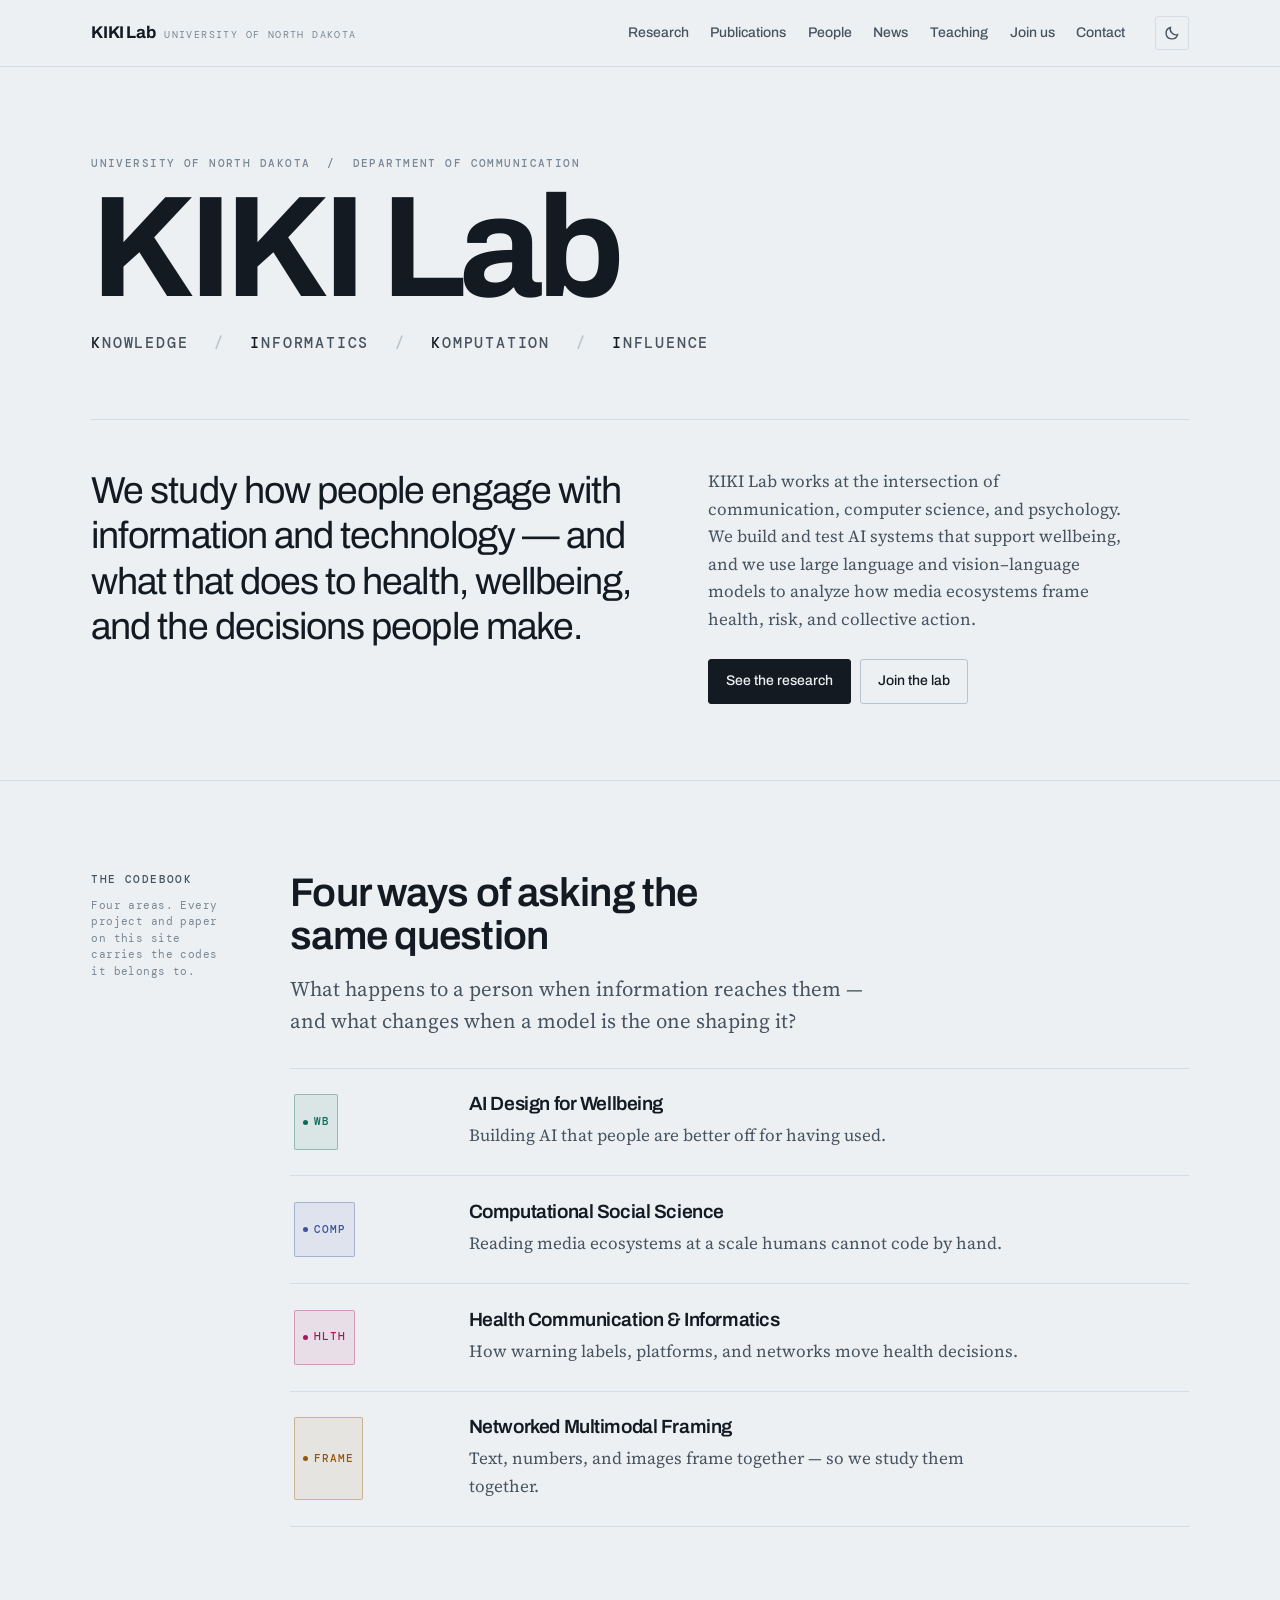
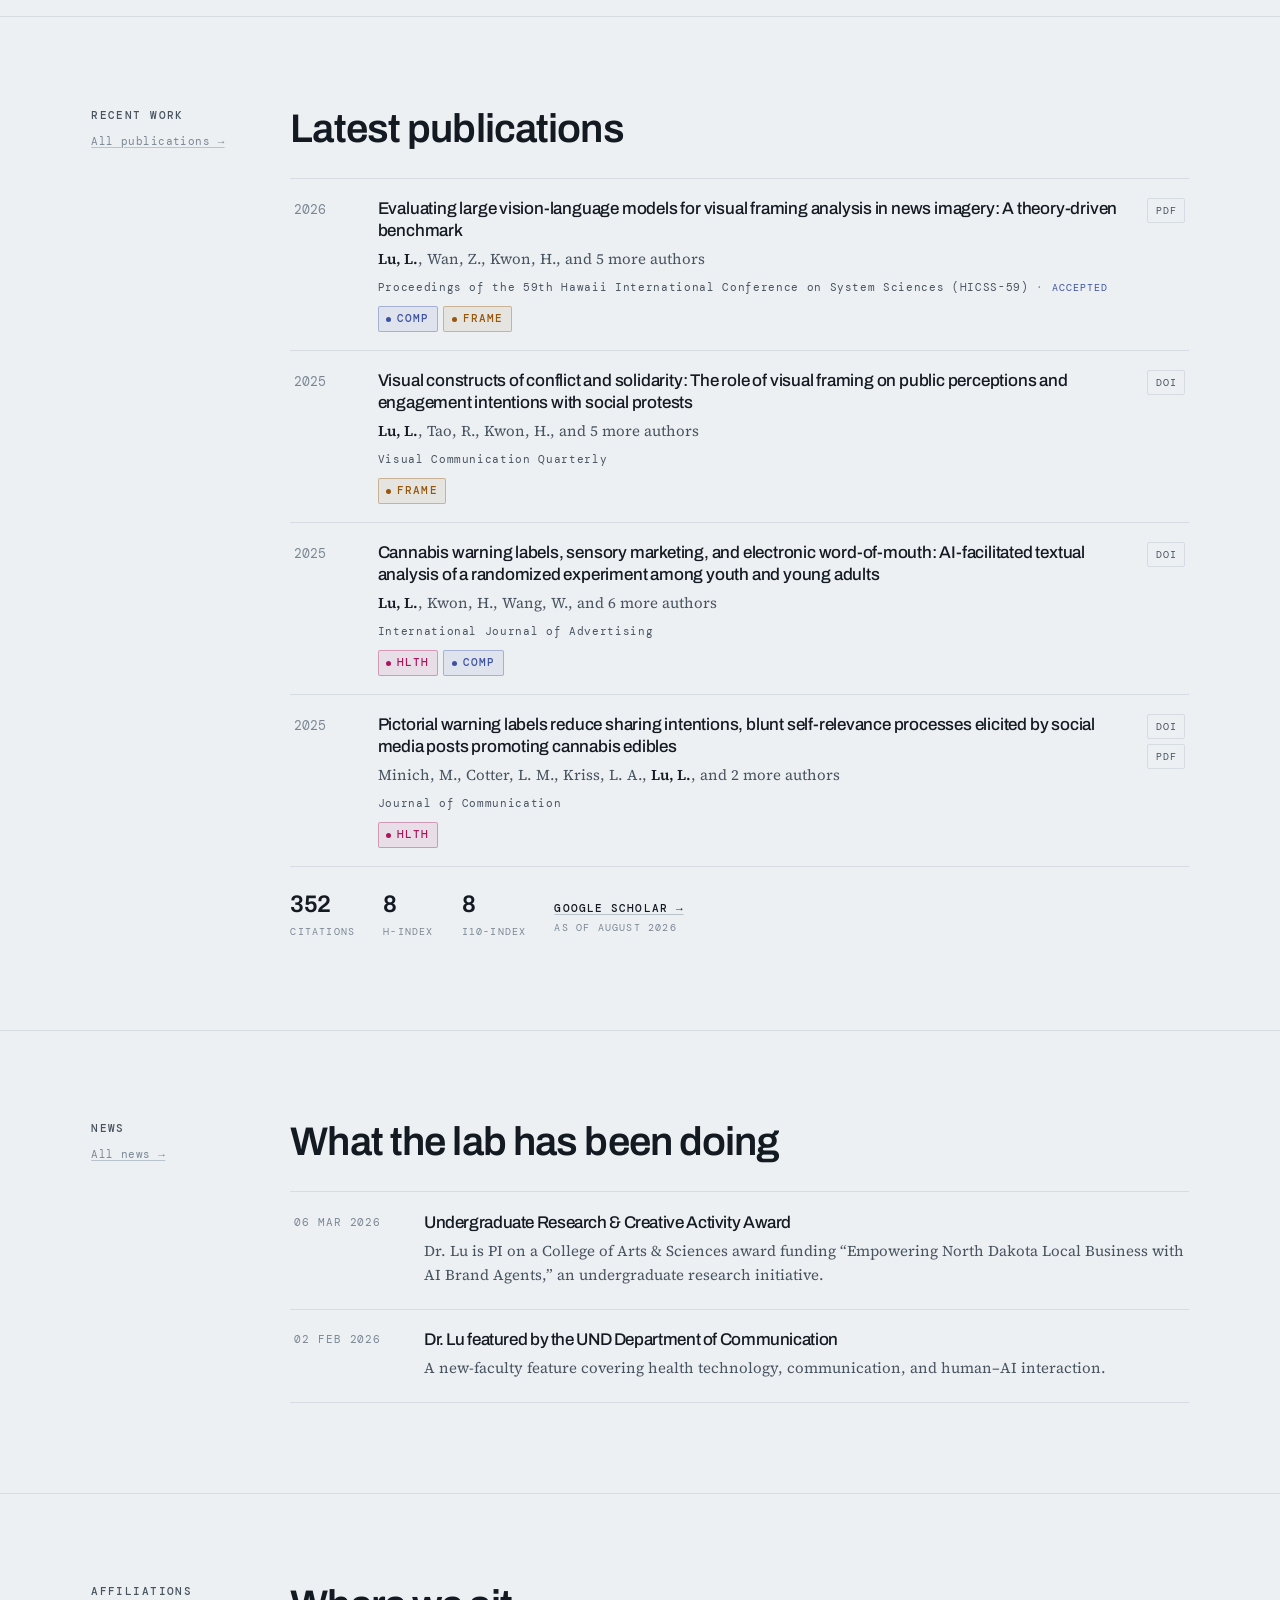
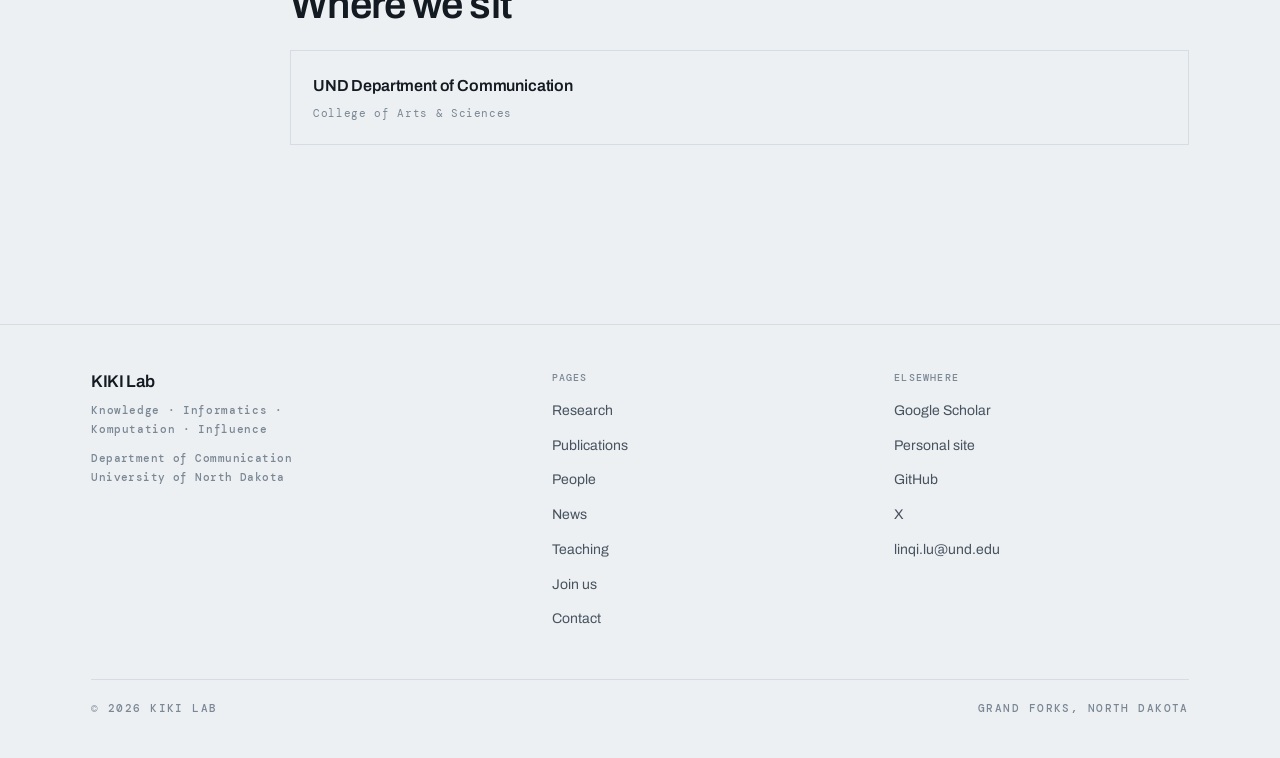
<file: index.html>
<!doctype html>
<html lang="en">
<head>
<meta charset="utf-8">
<meta name="viewport" content="width=device-width, initial-scale=1">
<link rel="icon" href="data:image/svg+xml,%3Csvg xmlns='http://www.w3.org/2000/svg' viewBox='0 0 32 32'%3E%3Crect width='32' height='32' fill='%23131A22'/%3E%3Ccircle cx='11' cy='11' r='3.4' fill='%230B6B54'/%3E%3Ccircle cx='21' cy='11' r='3.4' fill='%233D52A0'/%3E%3Ccircle cx='11' cy='21' r='3.4' fill='%23A8175A'/%3E%3Ccircle cx='21' cy='21' r='3.4' fill='%23C57A20'/%3E%3C/svg%3E">
<link rel="preconnect" href="https://fonts.googleapis.com">
<link rel="preconnect" href="https://fonts.gstatic.com" crossorigin>
<link rel="stylesheet" href="https://fonts.googleapis.com/css2?family=Archivo:wght@400;500;600;700&family=DM+Mono:wght@400;500&family=Source+Serif+4:opsz,wght@8..60,400;8..60,600&display=swap">
<link rel="stylesheet" href="assets/css/main.css">
<script>(function(){try{var t=localStorage.getItem('kiki-theme');if(t)document.documentElement.setAttribute('data-theme',t);}catch(e){}})();</script>
<title>KIKI Lab — Knowledge, Informatics, Komputation &amp; Influence</title>
<meta name="description" content="KIKI Lab at the University of North Dakota studies how meaning gets attached to media — by people, and now by machines. Human–AI interaction, health communication, and multimodal framing.">
</head>
<body>
<a class="skip" href="#main">Skip to content</a>
<header data-chrome="header"></header>
<noscript>
  <div class="wrap" style="padding-block:1rem;border-bottom:1px solid var(--line)">
    <p class="mono" style="text-transform:none;letter-spacing:.04em">
      This site renders its content with JavaScript.
      <a href="research.html">Research</a> ·
      <a href="publications.html">Publications</a> ·
      <a href="people.html">People</a> ·
      <a href="news.html">News</a> ·
      <a href="teaching.html">Teaching</a> ·
      <a href="join.html">Join us</a> ·
      <a href="contact.html">Contact</a>
    </p>
  </div>
</noscript>
<main id="main">

  <section class="hero">
    <div class="wrap">
      <div class="masthead">
        <span class="mono masthead__eyebrow">University of North Dakota &nbsp;/&nbsp; Department of Communication</span>
        <h1 class="masthead__mark">KIKI Lab</h1>
        <div data-render="hero-exp"></div>
      </div>

      <div class="statement">
        <p class="statement__thesis" data-text="lab.thesis"></p>
        <div class="statement__aside">
          <p class="statement__intro" data-text="lab.intro"></p>
          <div class="btnrow">
            <a class="btn" href="research.html">See the research</a>
            <a class="btn btn--ghost" href="join.html">Join the lab</a>
          </div>
        </div>
      </div>
    </div>
  </section>

  <section class="slab">
    <div class="wrap slab__grid">
      <div class="slab__rail">
        <span class="mono rail-label">The codebook</span>
        <span class="rail-note">Four areas. Every project and paper on this site carries the codes it belongs to.</span>
      </div>
      <div class="slab__body">
        <h2 class="h-sec">Four ways of asking the same question</h2>
        <p class="lede" style="margin-top:1rem">What happens to a person when information reaches them — and what changes when a model is the one shaping it?</p>
        <div data-render="codes-preview" style="margin-top:2rem"></div>
      </div>
    </div>
  </section>

  <section class="slab">
    <div class="wrap slab__grid">
      <div class="slab__rail">
        <span class="mono rail-label">Recent work</span>
        <span class="rail-note"><a href="publications.html">All publications &rarr;</a></span>
      </div>
      <div class="slab__body">
        <h2 class="h-sec">Latest publications</h2>
        <div data-render="pubs-latest" data-limit="4" style="margin-top:1.75rem"></div>
        <div data-render="metrics"></div>
      </div>
    </div>
  </section>

  <section class="slab">
    <div class="wrap slab__grid">
      <div class="slab__rail">
        <span class="mono rail-label">News</span>
        <span class="rail-note"><a href="news.html">All news &rarr;</a></span>
      </div>
      <div class="slab__body">
        <h2 class="h-sec">What the lab has been doing</h2>
        <div data-render="news-latest" data-limit="4" style="margin-top:1.75rem"></div>
      </div>
    </div>
  </section>

  <section class="slab">
    <div class="wrap slab__grid">
      <div class="slab__rail"><span class="mono rail-label">Affiliations</span></div>
      <div class="slab__body">
        <h2 class="h-sec" style="margin-bottom:1.5rem">Where we sit</h2>
        <div data-render="affiliations"></div>
      </div>
    </div>
  </section>

</main>
<footer data-chrome="footer"></footer>
<script src="assets/js/data.js"></script>
<script src="assets/js/site.js"></script>
</body>
</html>
</file>
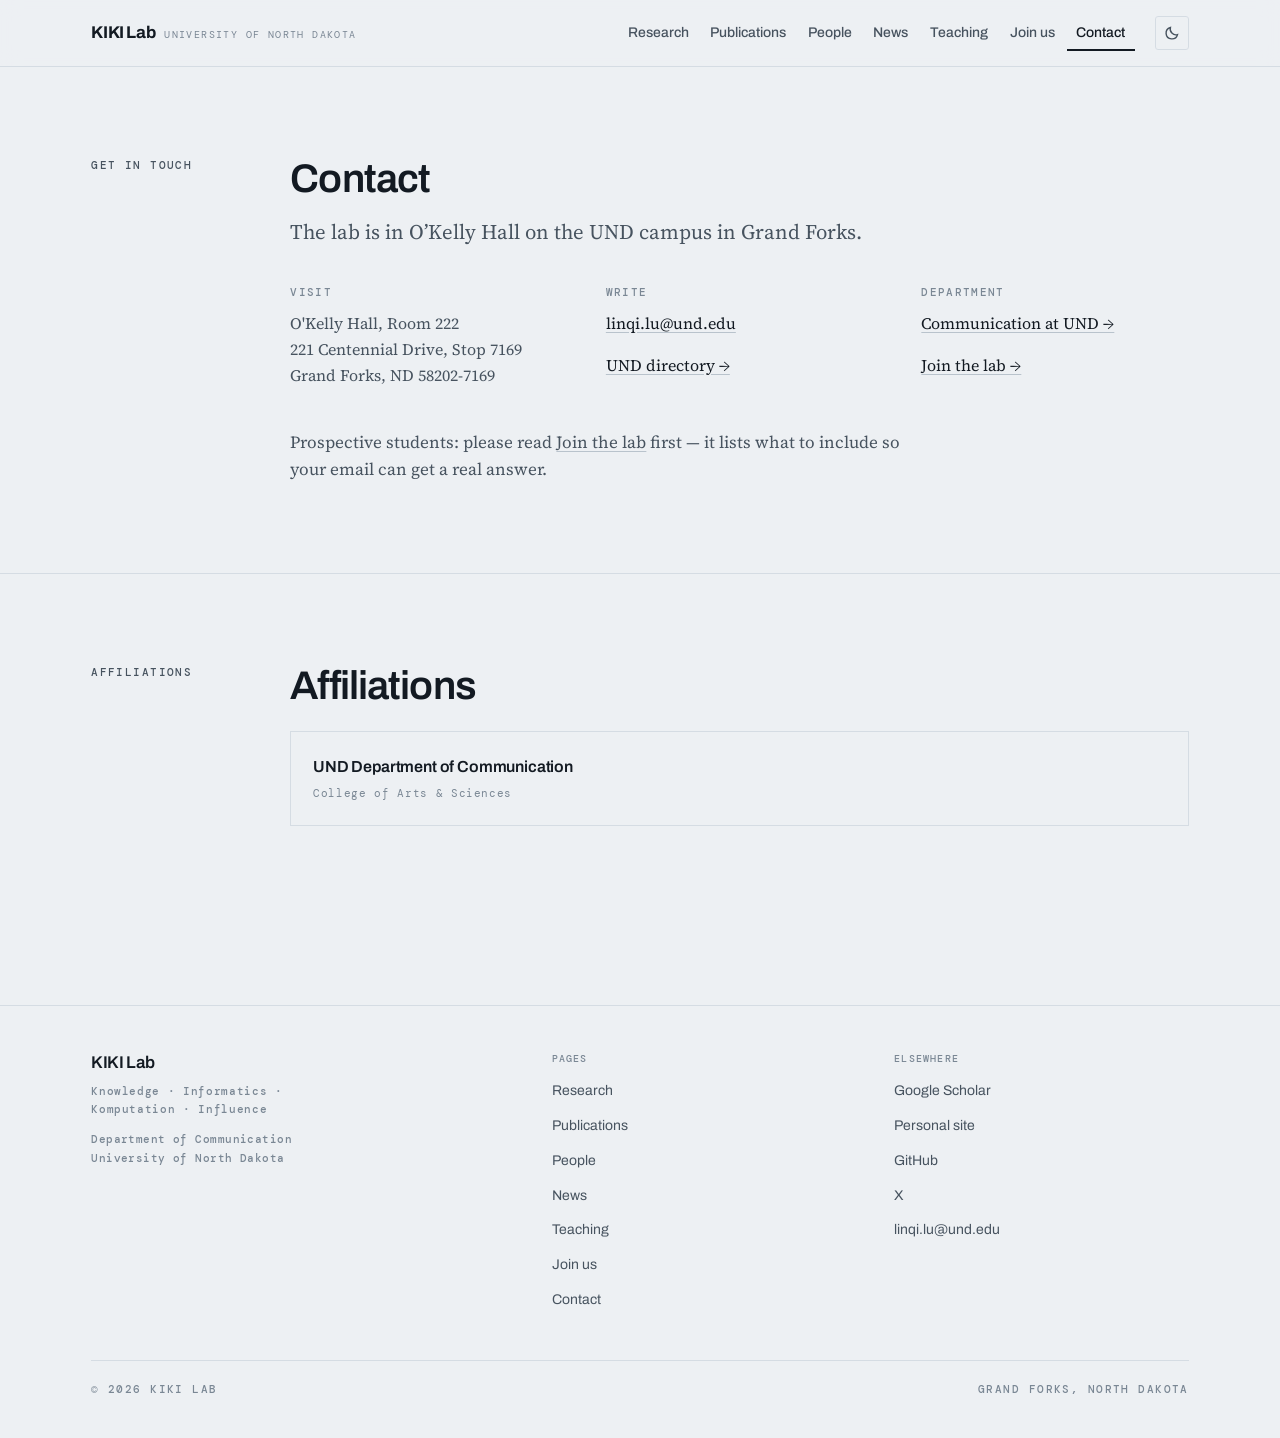
<file: contact.html>
<!doctype html>
<html lang="en">
<head>
<meta charset="utf-8">
<meta name="viewport" content="width=device-width, initial-scale=1">
<link rel="icon" href="data:image/svg+xml,%3Csvg xmlns='http://www.w3.org/2000/svg' viewBox='0 0 32 32'%3E%3Crect width='32' height='32' fill='%23131A22'/%3E%3Ccircle cx='11' cy='11' r='3.4' fill='%230B6B54'/%3E%3Ccircle cx='21' cy='11' r='3.4' fill='%233D52A0'/%3E%3Ccircle cx='11' cy='21' r='3.4' fill='%23A8175A'/%3E%3Ccircle cx='21' cy='21' r='3.4' fill='%23C57A20'/%3E%3C/svg%3E">
<link rel="preconnect" href="https://fonts.googleapis.com">
<link rel="preconnect" href="https://fonts.gstatic.com" crossorigin>
<link rel="stylesheet" href="https://fonts.googleapis.com/css2?family=Archivo:wght@400;500;600;700&family=DM+Mono:wght@400;500&family=Source+Serif+4:opsz,wght@8..60,400;8..60,600&display=swap">
<link rel="stylesheet" href="assets/css/main.css">
<script>(function(){try{var t=localStorage.getItem('kiki-theme');if(t)document.documentElement.setAttribute('data-theme',t);}catch(e){}})();</script>
<title>Contact — KIKI Lab</title>
<meta name="description" content="Contact KIKI Lab at the Department of Communication, University of North Dakota, O'Kelly Hall, Grand Forks.">
</head>
<body>
<a class="skip" href="#main">Skip to content</a>
<header data-chrome="header"></header>
<noscript>
  <div class="wrap" style="padding-block:1rem;border-bottom:1px solid var(--line)">
    <p class="mono" style="text-transform:none;letter-spacing:.04em">
      This site renders its content with JavaScript.
      <a href="research.html">Research</a> ·
      <a href="publications.html">Publications</a> ·
      <a href="people.html">People</a> ·
      <a href="news.html">News</a> ·
      <a href="teaching.html">Teaching</a> ·
      <a href="join.html">Join us</a> ·
      <a href="contact.html">Contact</a>
    </p>
  </div>
</noscript>
<main id="main">
  <section class="slab">
    <div class="wrap slab__grid">
      <div class="slab__rail"><span class="mono rail-label">Get in touch</span></div>
      <div class="slab__body">
        <h1 class="h-sec">Contact</h1>
        <p class="lede" style="margin-top:1rem">The lab is in O’Kelly Hall on the UND campus in Grand Forks.</p>
        <div data-render="contact" style="margin-top:2.5rem"></div>
        <p class="prose" style="margin-top:2.5rem">Prospective students: please read <a href="join.html">Join the lab</a> first — it lists what to include so your email can get a real answer.</p>
      </div>
    </div>
  </section>

  <section class="slab">
    <div class="wrap slab__grid">
      <div class="slab__rail"><span class="mono rail-label">Affiliations</span></div>
      <div class="slab__body">
        <h2 class="h-sec" style="margin-bottom:1.5rem">Affiliations</h2>
        <div data-render="affiliations"></div>
      </div>
    </div>
  </section>
</main>
<footer data-chrome="footer"></footer>
<script src="assets/js/data.js"></script>
<script src="assets/js/site.js"></script>
</body>
</html>
</file>
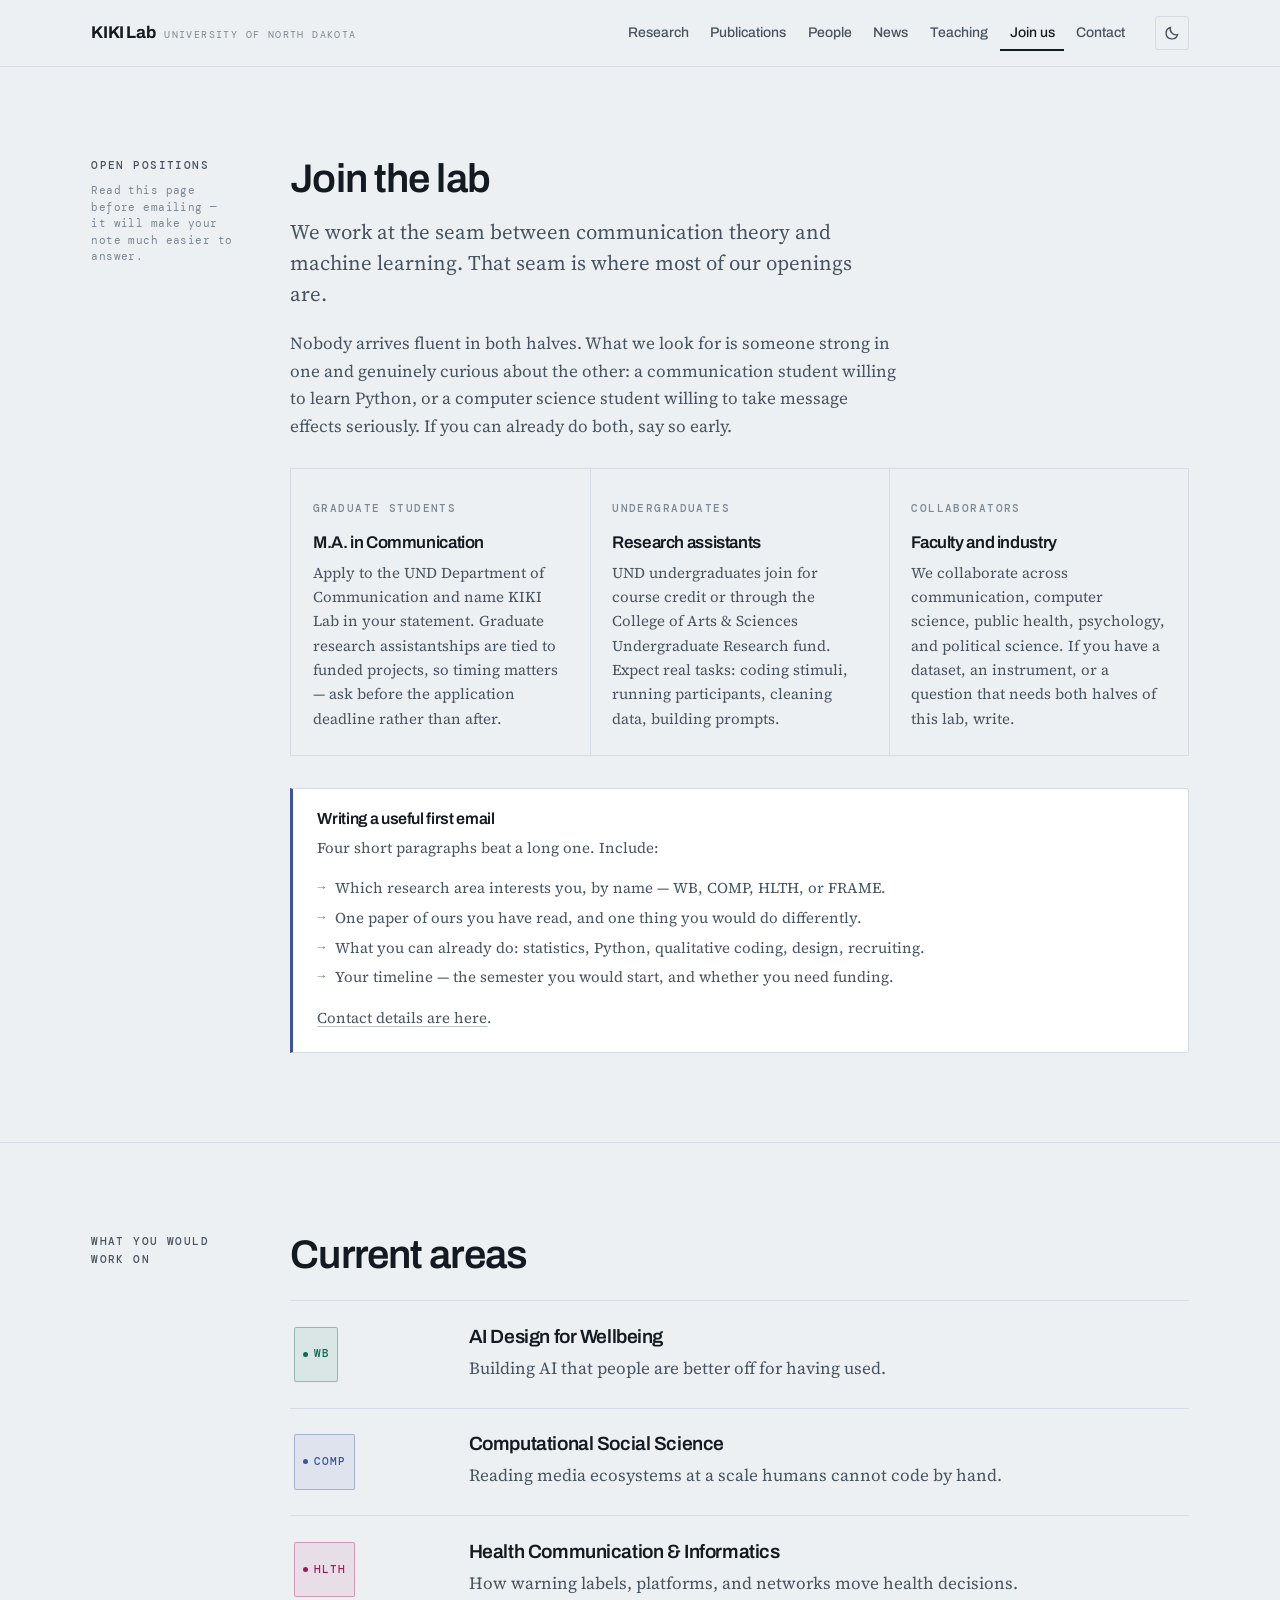
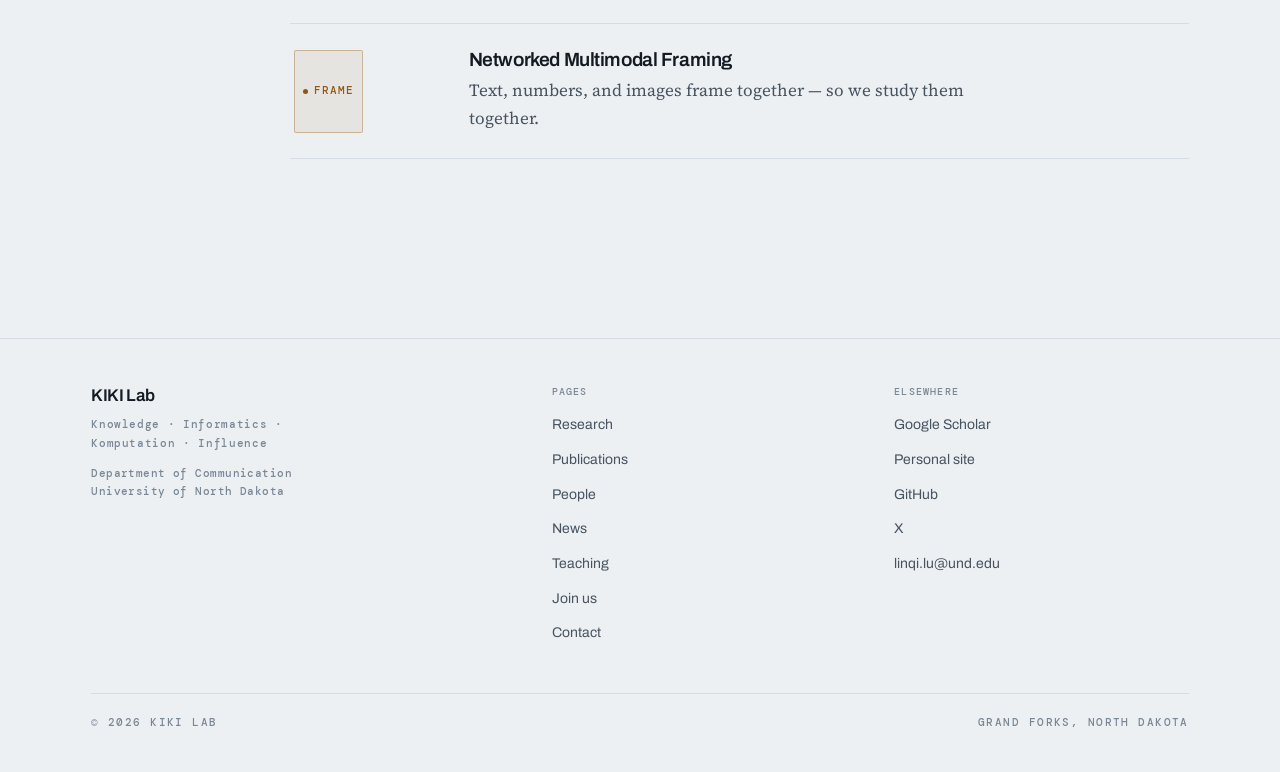
<file: join.html>
<!doctype html>
<html lang="en">
<head>
<meta charset="utf-8">
<meta name="viewport" content="width=device-width, initial-scale=1">
<link rel="icon" href="data:image/svg+xml,%3Csvg xmlns='http://www.w3.org/2000/svg' viewBox='0 0 32 32'%3E%3Crect width='32' height='32' fill='%23131A22'/%3E%3Ccircle cx='11' cy='11' r='3.4' fill='%230B6B54'/%3E%3Ccircle cx='21' cy='11' r='3.4' fill='%233D52A0'/%3E%3Ccircle cx='11' cy='21' r='3.4' fill='%23A8175A'/%3E%3Ccircle cx='21' cy='21' r='3.4' fill='%23C57A20'/%3E%3C/svg%3E">
<link rel="preconnect" href="https://fonts.googleapis.com">
<link rel="preconnect" href="https://fonts.gstatic.com" crossorigin>
<link rel="stylesheet" href="https://fonts.googleapis.com/css2?family=Archivo:wght@400;500;600;700&family=DM+Mono:wght@400;500&family=Source+Serif+4:opsz,wght@8..60,400;8..60,600&display=swap">
<link rel="stylesheet" href="assets/css/main.css">
<script>(function(){try{var t=localStorage.getItem('kiki-theme');if(t)document.documentElement.setAttribute('data-theme',t);}catch(e){}})();</script>
<title>Join us — KIKI Lab</title>
<meta name="description" content="How to join KIKI Lab at the University of North Dakota as a graduate student, undergraduate researcher, or collaborator.">
</head>
<body>
<a class="skip" href="#main">Skip to content</a>
<header data-chrome="header"></header>
<noscript>
  <div class="wrap" style="padding-block:1rem;border-bottom:1px solid var(--line)">
    <p class="mono" style="text-transform:none;letter-spacing:.04em">
      This site renders its content with JavaScript.
      <a href="research.html">Research</a> ·
      <a href="publications.html">Publications</a> ·
      <a href="people.html">People</a> ·
      <a href="news.html">News</a> ·
      <a href="teaching.html">Teaching</a> ·
      <a href="join.html">Join us</a> ·
      <a href="contact.html">Contact</a>
    </p>
  </div>
</noscript>
<main id="main">
  <section class="slab">
    <div class="wrap slab__grid">
      <div class="slab__rail">
        <span class="mono rail-label">Open positions</span>
        <span class="rail-note">Read this page before emailing — it will make your note much easier to answer.</span>
      </div>
      <div class="slab__body">
        <h1 class="h-sec">Join the lab</h1>
        <p class="lede" style="margin-top:1rem">We work at the seam between communication theory and machine learning. That seam is where most of our openings are.</p>
        <p class="prose" style="margin-top:1.25rem">Nobody arrives fluent in both halves. What we look for is someone strong in one and genuinely curious about the other: a communication student willing to learn Python, or a computer science student willing to take message effects seriously. If you can already do both, say so early.</p>

        <div class="tracks">
          <div class="track">
            <span class="mono">Graduate students</span>
            <h3>M.A. in Communication</h3>
            <p>Apply to the UND Department of Communication and name KIKI Lab in your statement. Graduate research assistantships are tied to funded projects, so timing matters — ask before the application deadline rather than after.</p>
          </div>
          <div class="track">
            <span class="mono">Undergraduates</span>
            <h3>Research assistants</h3>
            <p>UND undergraduates join for course credit or through the College of Arts &amp; Sciences Undergraduate Research fund. Expect real tasks: coding stimuli, running participants, cleaning data, building prompts.</p>
          </div>
          <div class="track">
            <span class="mono">Collaborators</span>
            <h3>Faculty and industry</h3>
            <p>We collaborate across communication, computer science, public health, psychology, and political science. If you have a dataset, an instrument, or a question that needs both halves of this lab, write.</p>
          </div>
        </div>

        <div class="note">
          <h3>Writing a useful first email</h3>
          <p>Four short paragraphs beat a long one. Include:</p>
          <ul>
            <li>Which research area interests you, by name — WB, COMP, HLTH, or FRAME.</li>
            <li>One paper of ours you have read, and one thing you would do differently.</li>
            <li>What you can already do: statistics, Python, qualitative coding, design, recruiting.</li>
            <li>Your timeline — the semester you would start, and whether you need funding.</li>
          </ul>
          <p style="margin-top:1rem"><a href="contact.html">Contact details are here</a>.</p>
        </div>
      </div>
    </div>
  </section>

  <section class="slab">
    <div class="wrap slab__grid">
      <div class="slab__rail"><span class="mono rail-label">What you would work on</span></div>
      <div class="slab__body">
        <h2 class="h-sec" style="margin-bottom:1.5rem">Current areas</h2>
        <div data-render="codes-preview"></div>
      </div>
    </div>
  </section>
</main>
<footer data-chrome="footer"></footer>
<script src="assets/js/data.js"></script>
<script src="assets/js/site.js"></script>
</body>
</html>
</file>
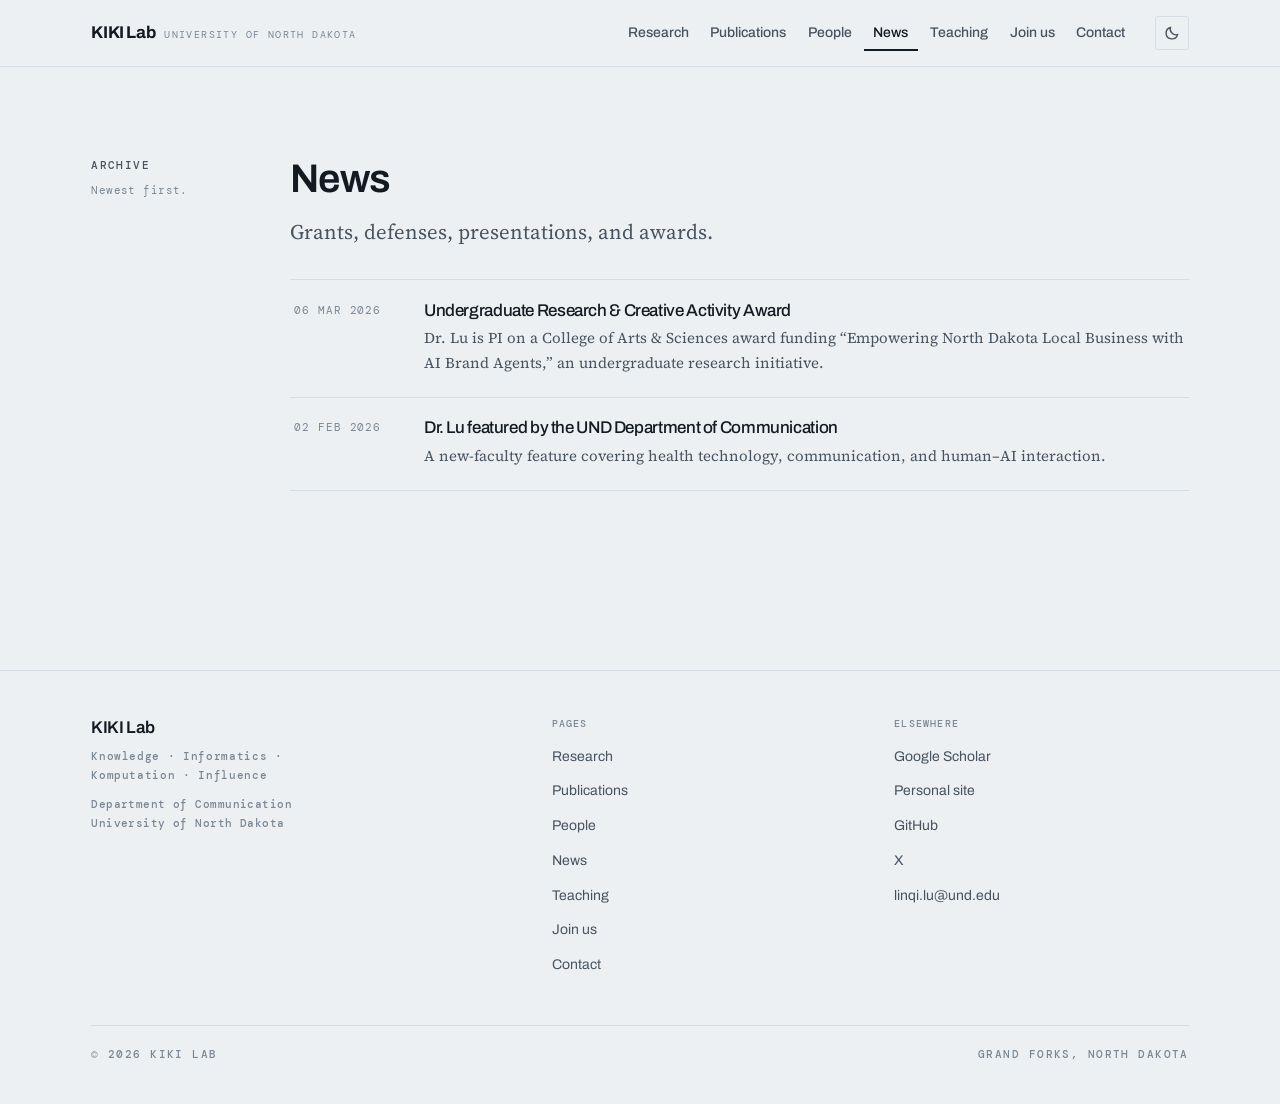
<file: news.html>
<!doctype html>
<html lang="en">
<head>
<meta charset="utf-8">
<meta name="viewport" content="width=device-width, initial-scale=1">
<link rel="icon" href="data:image/svg+xml,%3Csvg xmlns='http://www.w3.org/2000/svg' viewBox='0 0 32 32'%3E%3Crect width='32' height='32' fill='%23131A22'/%3E%3Ccircle cx='11' cy='11' r='3.4' fill='%230B6B54'/%3E%3Ccircle cx='21' cy='11' r='3.4' fill='%233D52A0'/%3E%3Ccircle cx='11' cy='21' r='3.4' fill='%23A8175A'/%3E%3Ccircle cx='21' cy='21' r='3.4' fill='%23C57A20'/%3E%3C/svg%3E">
<link rel="preconnect" href="https://fonts.googleapis.com">
<link rel="preconnect" href="https://fonts.gstatic.com" crossorigin>
<link rel="stylesheet" href="https://fonts.googleapis.com/css2?family=Archivo:wght@400;500;600;700&family=DM+Mono:wght@400;500&family=Source+Serif+4:opsz,wght@8..60,400;8..60,600&display=swap">
<link rel="stylesheet" href="assets/css/main.css">
<script>(function(){try{var t=localStorage.getItem('kiki-theme');if(t)document.documentElement.setAttribute('data-theme',t);}catch(e){}})();</script>
<title>News — KIKI Lab</title>
<meta name="description" content="Grants, awards, and announcements from KIKI Lab at the University of North Dakota.">
</head>
<body>
<a class="skip" href="#main">Skip to content</a>
<header data-chrome="header"></header>
<noscript>
  <div class="wrap" style="padding-block:1rem;border-bottom:1px solid var(--line)">
    <p class="mono" style="text-transform:none;letter-spacing:.04em">
      This site renders its content with JavaScript.
      <a href="research.html">Research</a> ·
      <a href="publications.html">Publications</a> ·
      <a href="people.html">People</a> ·
      <a href="news.html">News</a> ·
      <a href="teaching.html">Teaching</a> ·
      <a href="join.html">Join us</a> ·
      <a href="contact.html">Contact</a>
    </p>
  </div>
</noscript>
<main id="main">
  <section class="slab">
    <div class="wrap slab__grid">
      <div class="slab__rail">
        <span class="mono rail-label">Archive</span>
        <span class="rail-note">Newest first.</span>
      </div>
      <div class="slab__body">
        <h1 class="h-sec">News</h1>
        <p class="lede" style="margin-top:1rem">Grants, defenses, presentations, and awards.</p>
        <div data-render="news-all" style="margin-top:2rem"></div>
      </div>
    </div>
  </section>
</main>
<footer data-chrome="footer"></footer>
<script src="assets/js/data.js"></script>
<script src="assets/js/site.js"></script>
</body>
</html>
</file>
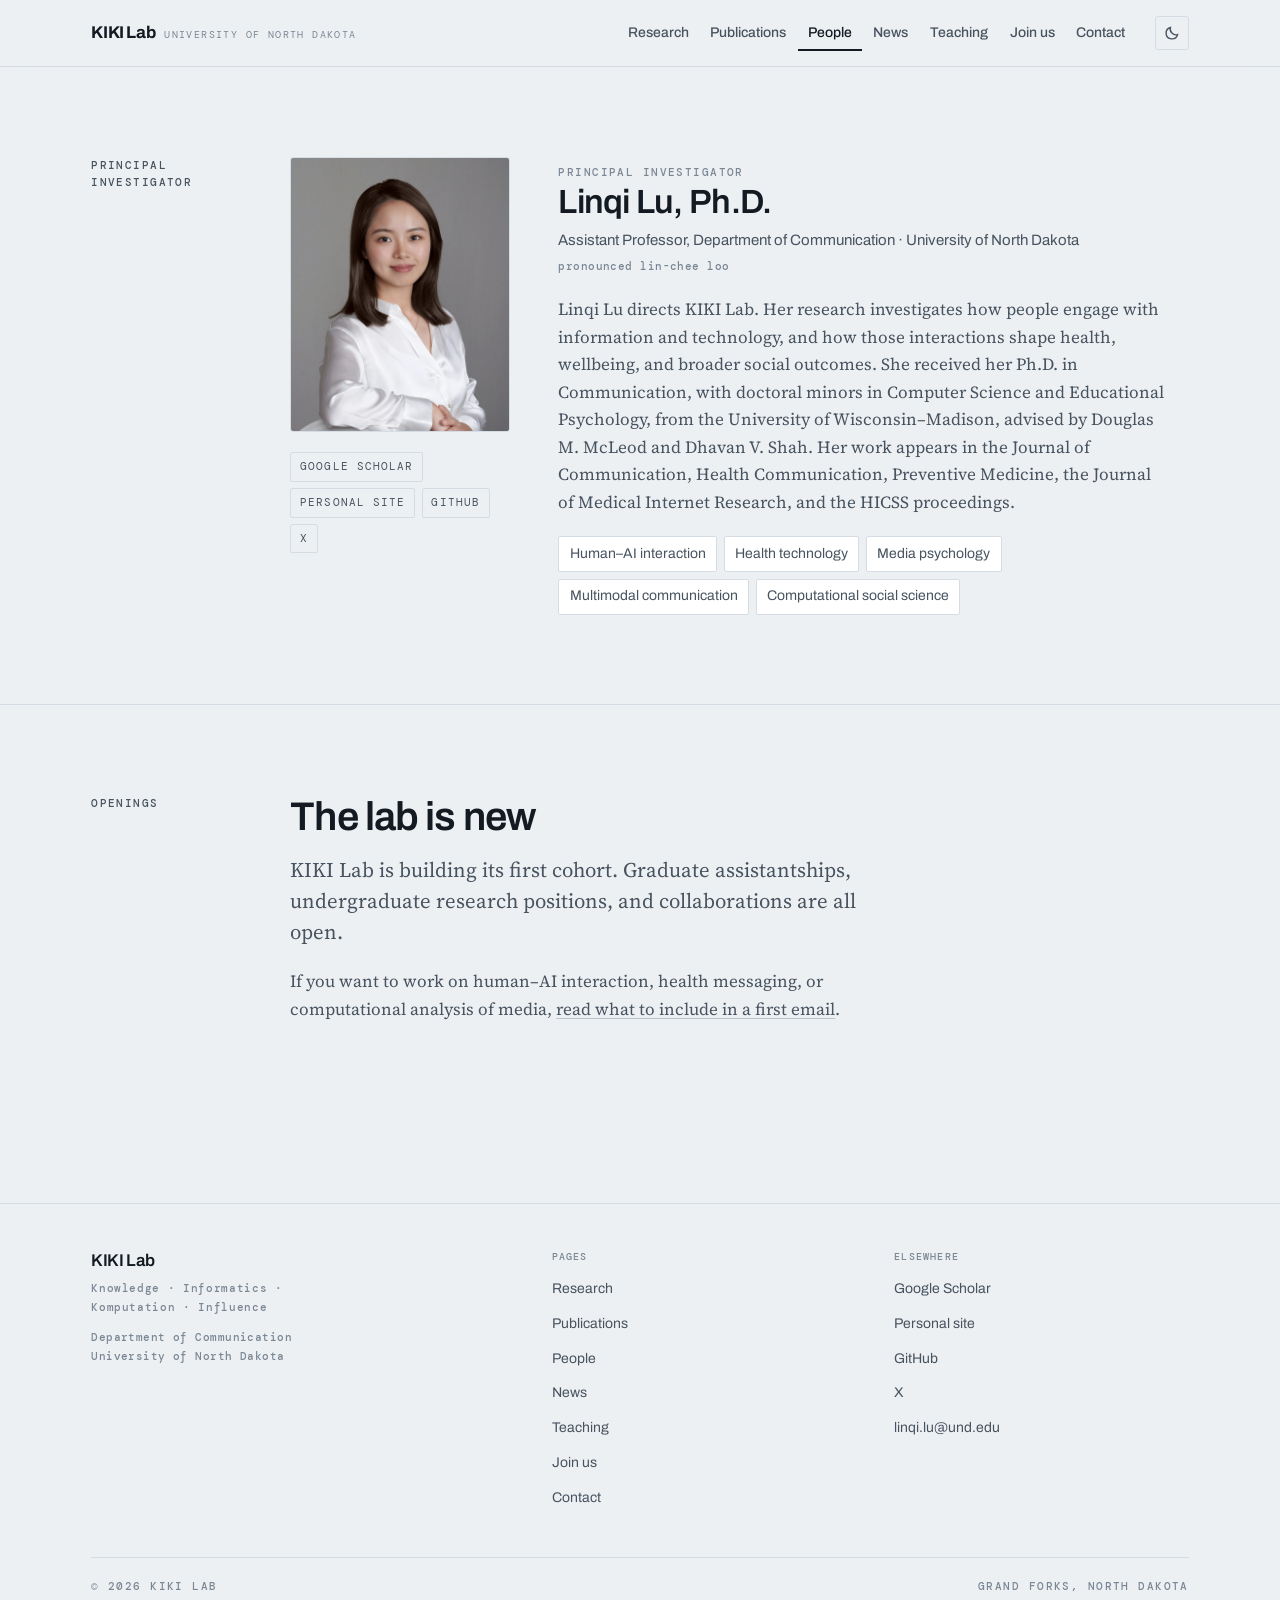
<file: people.html>
<!doctype html>
<html lang="en">
<head>
<meta charset="utf-8">
<meta name="viewport" content="width=device-width, initial-scale=1">
<link rel="icon" href="data:image/svg+xml,%3Csvg xmlns='http://www.w3.org/2000/svg' viewBox='0 0 32 32'%3E%3Crect width='32' height='32' fill='%23131A22'/%3E%3Ccircle cx='11' cy='11' r='3.4' fill='%230B6B54'/%3E%3Ccircle cx='21' cy='11' r='3.4' fill='%233D52A0'/%3E%3Ccircle cx='11' cy='21' r='3.4' fill='%23A8175A'/%3E%3Ccircle cx='21' cy='21' r='3.4' fill='%23C57A20'/%3E%3C/svg%3E">
<link rel="preconnect" href="https://fonts.googleapis.com">
<link rel="preconnect" href="https://fonts.gstatic.com" crossorigin>
<link rel="stylesheet" href="https://fonts.googleapis.com/css2?family=Archivo:wght@400;500;600;700&family=DM+Mono:wght@400;500&family=Source+Serif+4:opsz,wght@8..60,400;8..60,600&display=swap">
<link rel="stylesheet" href="assets/css/main.css">
<script>(function(){try{var t=localStorage.getItem('kiki-theme');if(t)document.documentElement.setAttribute('data-theme',t);}catch(e){}})();</script>
<title>People — KIKI Lab</title>
<meta name="description" content="The people of KIKI Lab: Dr. Linqi Lu, affiliated faculty at UND, graduate and undergraduate researchers, and alumni.">
</head>
<body>
<a class="skip" href="#main">Skip to content</a>
<header data-chrome="header"></header>
<noscript>
  <div class="wrap" style="padding-block:1rem;border-bottom:1px solid var(--line)">
    <p class="mono" style="text-transform:none;letter-spacing:.04em">
      This site renders its content with JavaScript.
      <a href="research.html">Research</a> ·
      <a href="publications.html">Publications</a> ·
      <a href="people.html">People</a> ·
      <a href="news.html">News</a> ·
      <a href="teaching.html">Teaching</a> ·
      <a href="join.html">Join us</a> ·
      <a href="contact.html">Contact</a>
    </p>
  </div>
</noscript>
<main id="main">
  <section class="slab">
    <div class="wrap slab__grid">
      <div class="slab__rail"><span class="mono rail-label">Principal investigator</span></div>
      <div class="slab__body" data-render="people-pi"></div>
    </div>
  </section>

  <section class="slab">
    <div class="wrap slab__grid">
      <div class="slab__rail">
        <span class="mono rail-label">Affiliated faculty</span>
        <span class="rail-note">Collaborators in the Department of Communication.</span>
      </div>
      <div class="slab__body">
        <h2 class="h-sec" style="margin-bottom:1.5rem">Affiliated faculty</h2>
        <div data-render="people-affiliated"></div>
      </div>
    </div>
  </section>

  <section class="slab">
    <div class="wrap slab__grid">
      <div class="slab__rail"><span class="mono rail-label">Graduate researchers</span></div>
      <div class="slab__body">
        <h2 class="h-sec" style="margin-bottom:1.5rem">Graduate researchers</h2>
        <div data-render="people-graduate"></div>
      </div>
    </div>
  </section>

  <section class="slab">
    <div class="wrap slab__grid">
      <div class="slab__rail">
        <span class="mono rail-label">Undergraduate researchers</span>
        <span class="rail-note">Undergraduates contribute to lab projects for credit and through the Undergraduate Research fund.</span>
      </div>
      <div class="slab__body">
        <h2 class="h-sec" style="margin-bottom:1.5rem">Undergraduate researchers</h2>
        <ul data-render="people-undergrad"></ul>
        <p class="prose" style="margin-top:1.5rem">Interested in joining them? <a href="join.html">Read how to apply</a>.</p>
      </div>
    </div>
  </section>

  <section class="slab">
    <div class="wrap slab__grid">
      <div class="slab__rail"><span class="mono rail-label">Alumni</span></div>
      <div class="slab__body">
        <h2 class="h-sec" style="margin-bottom:1.5rem">Alumni</h2>
        <div data-render="people-alumni"></div>
      </div>
    </div>
  </section>

  <section class="slab">
    <div class="wrap slab__grid">
      <div class="slab__rail"><span class="mono rail-label">Openings</span></div>
      <div class="slab__body">
        <h2 class="h-sec">The lab is new</h2>
        <p class="lede" style="margin-top:1rem">KIKI Lab is building its first cohort. Graduate assistantships, undergraduate research positions, and collaborations are all open.</p>
        <p class="prose" style="margin-top:1.25rem">If you want to work on human–AI interaction, health messaging, or computational analysis of media, <a href="join.html">read what to include in a first email</a>.</p>
      </div>
    </div>
  </section>

</main>
<footer data-chrome="footer"></footer>
<script src="assets/js/data.js"></script>
<script src="assets/js/site.js"></script>
</body>
</html>
</file>
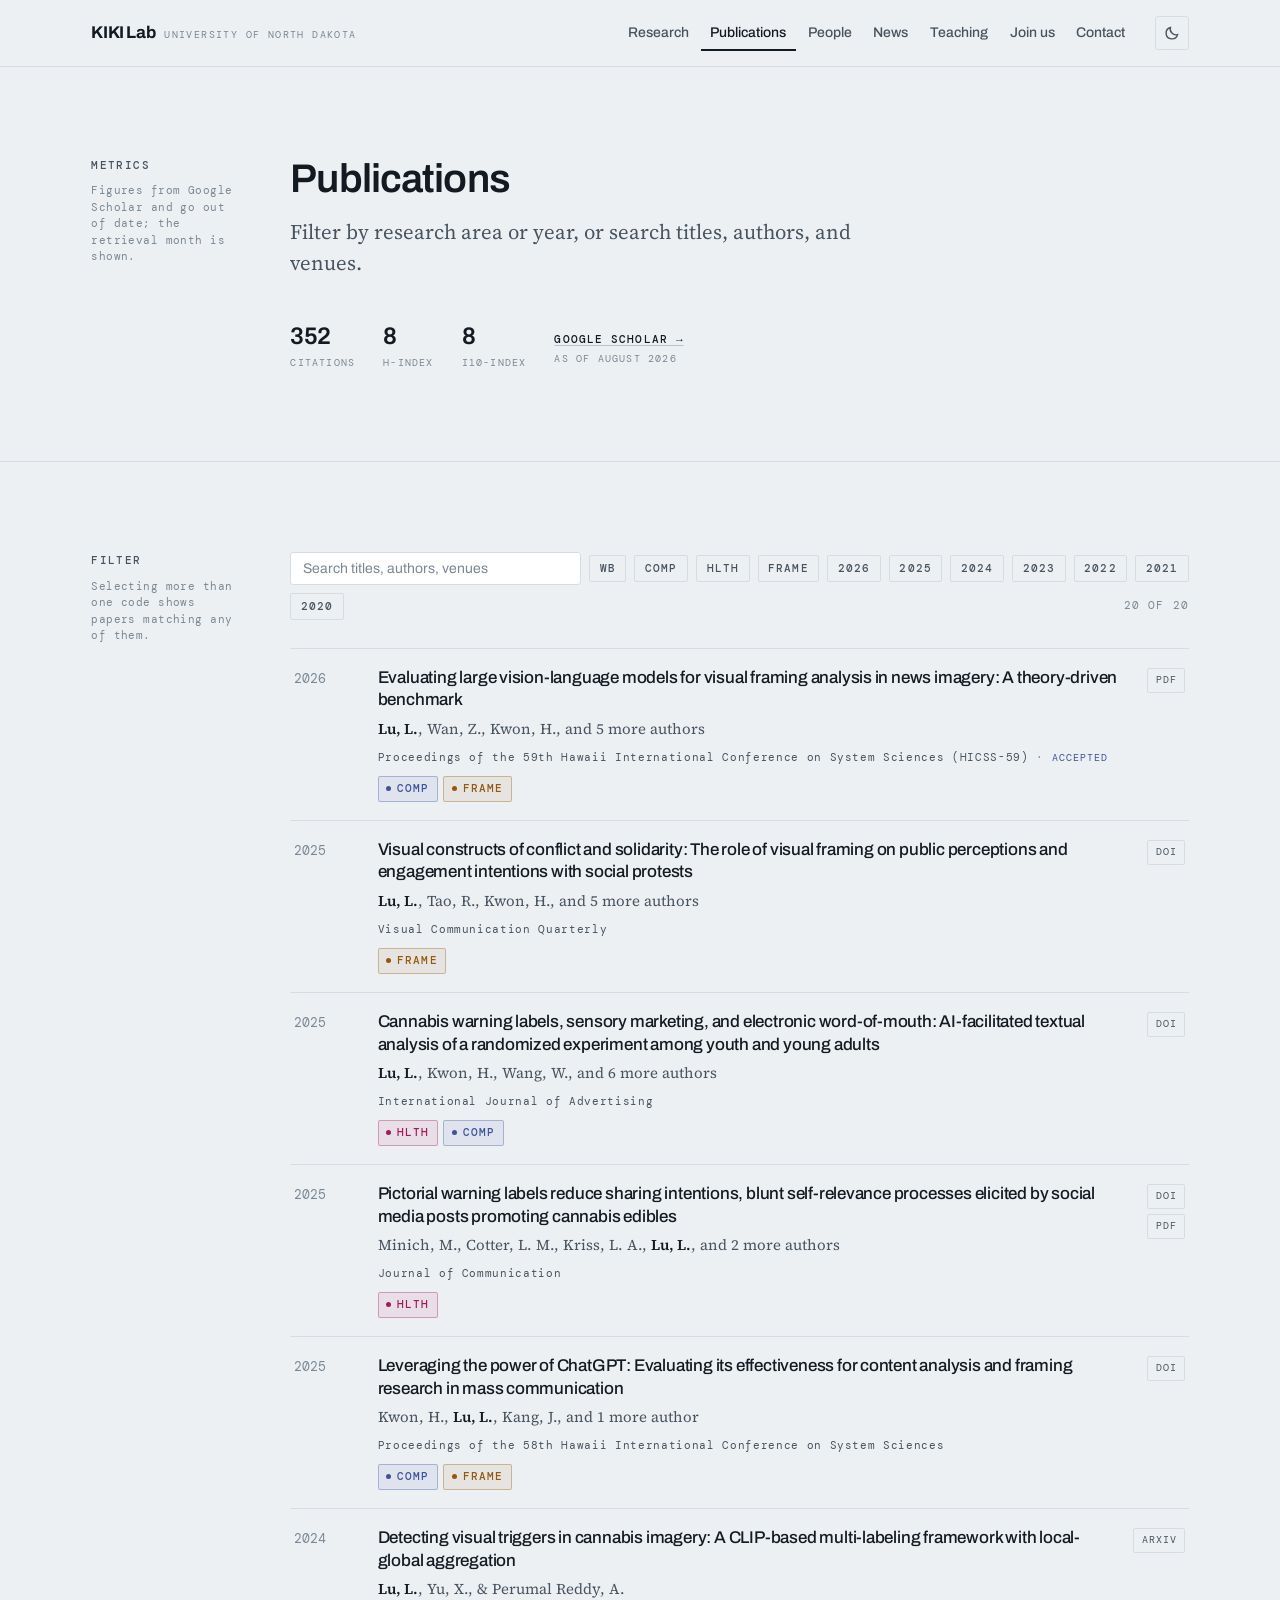
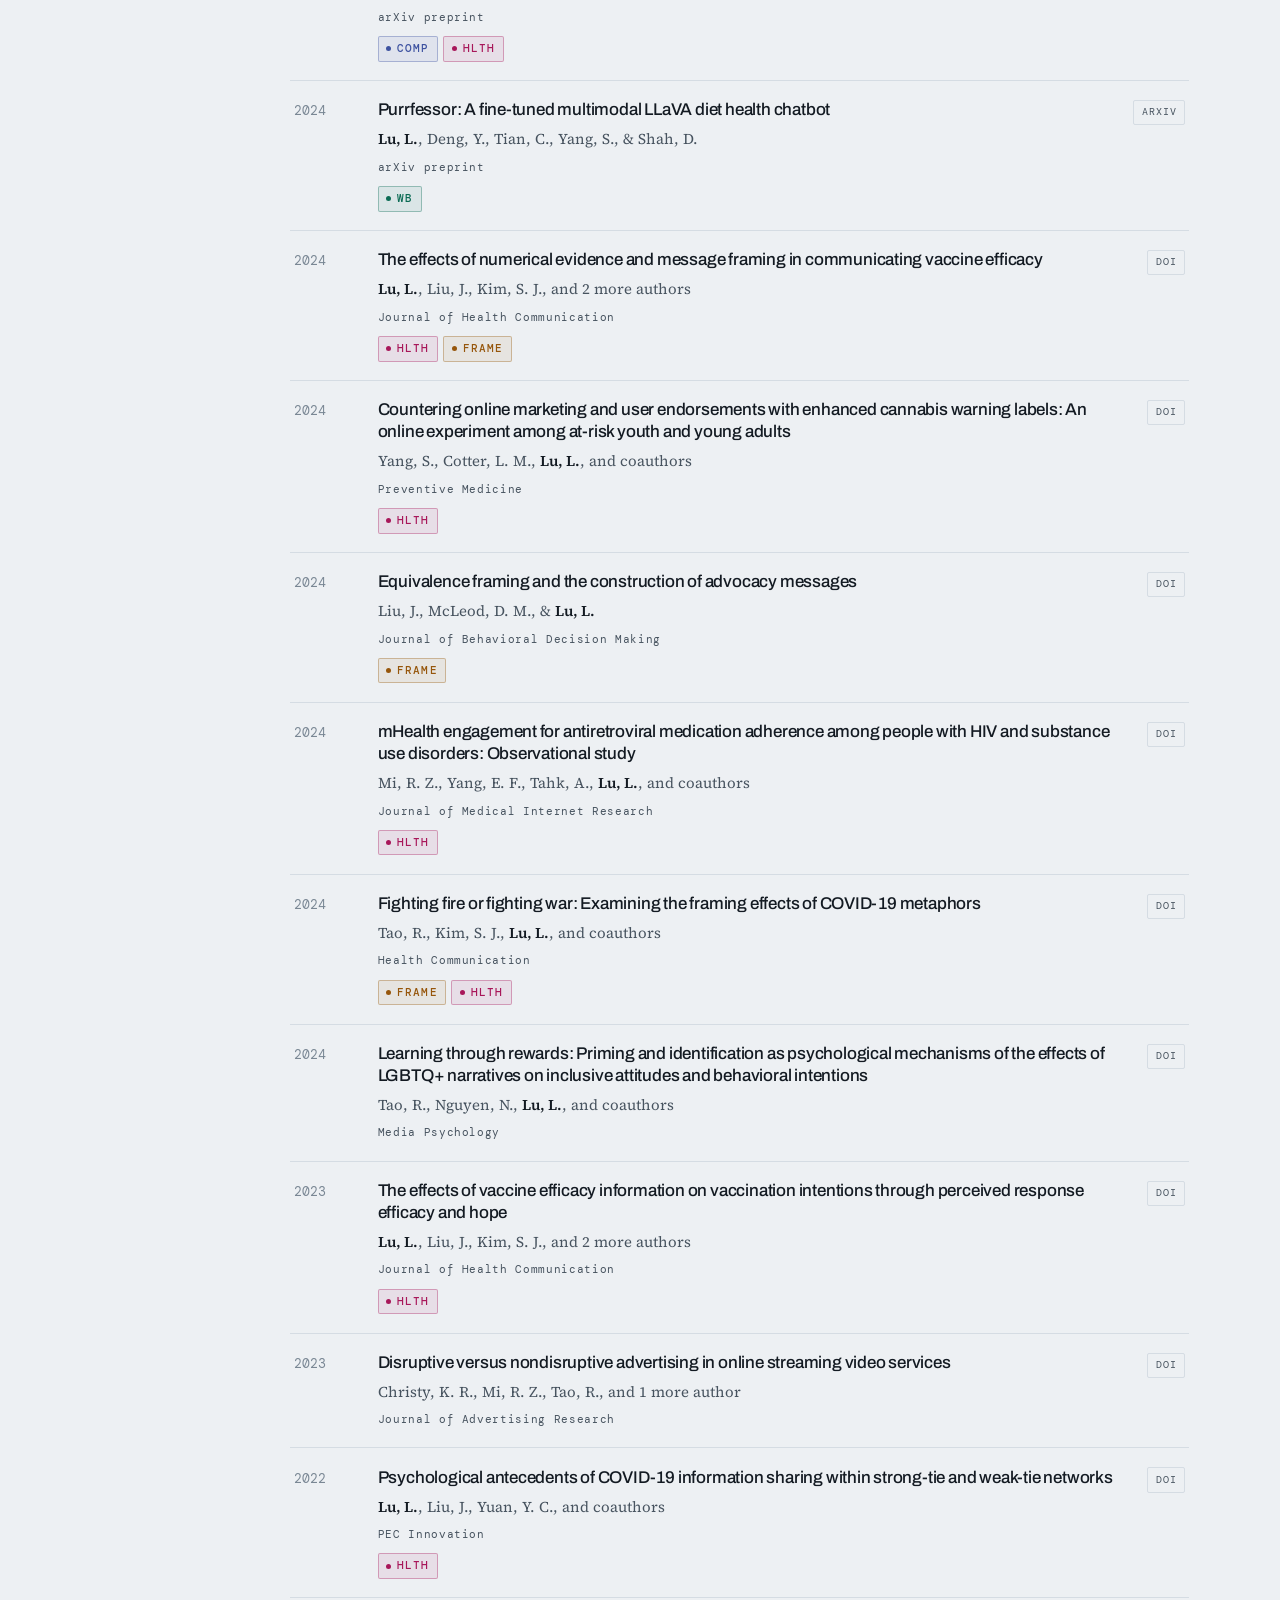
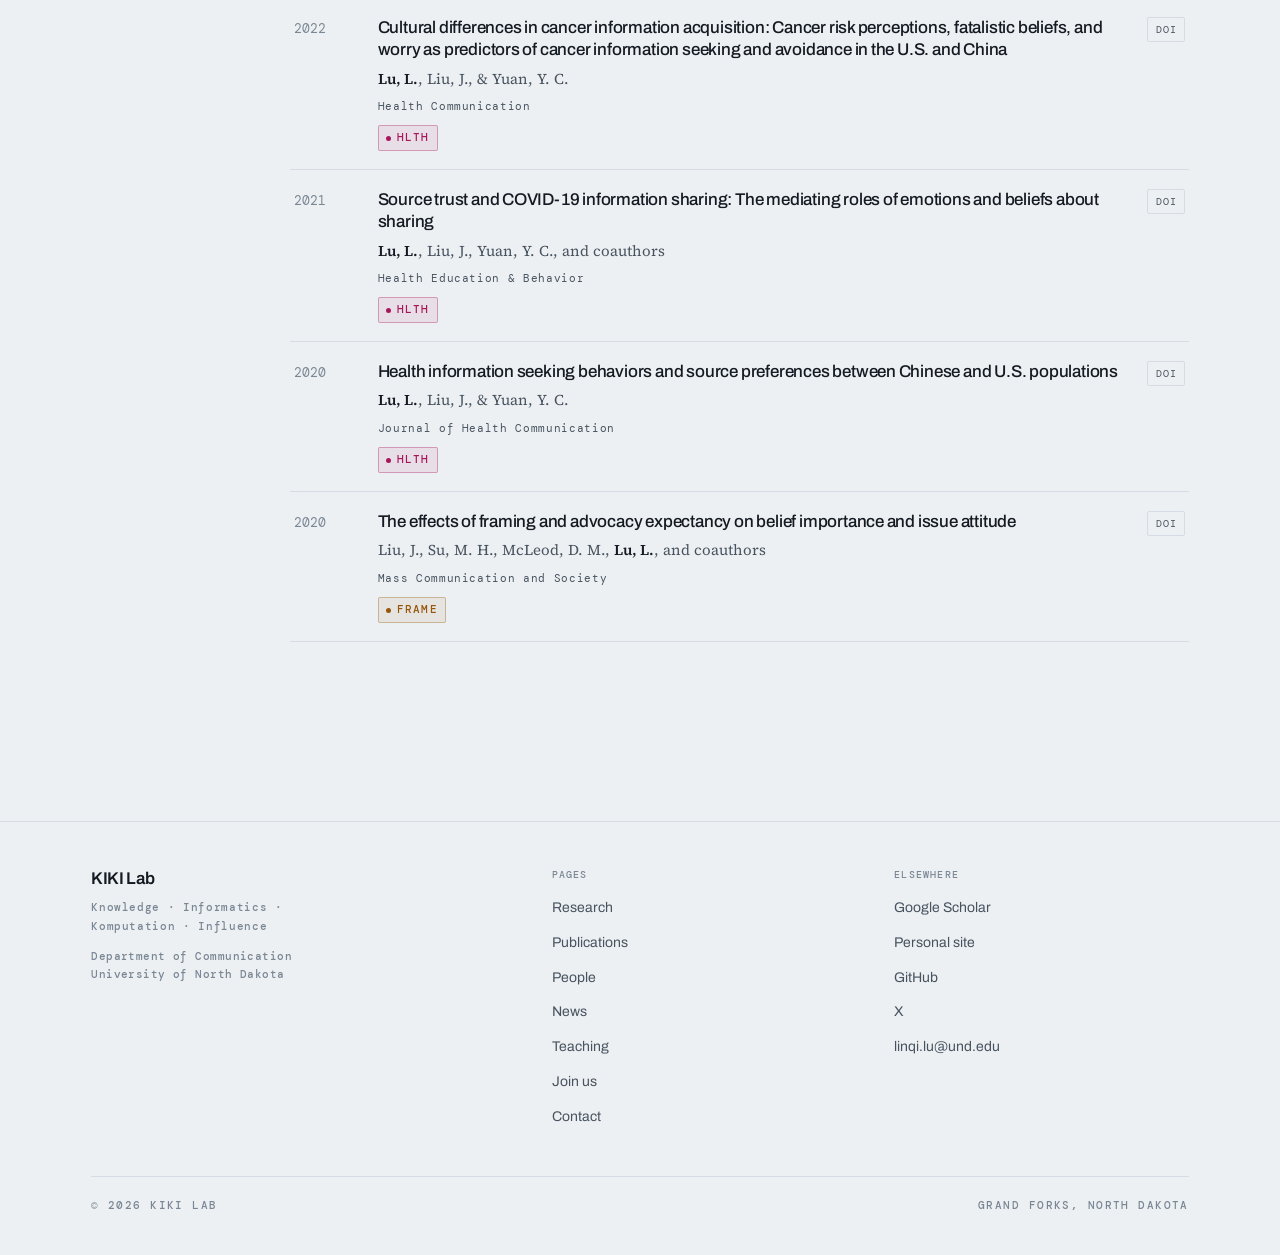
<file: publications.html>
<!doctype html>
<html lang="en">
<head>
<meta charset="utf-8">
<meta name="viewport" content="width=device-width, initial-scale=1">
<link rel="icon" href="data:image/svg+xml,%3Csvg xmlns='http://www.w3.org/2000/svg' viewBox='0 0 32 32'%3E%3Crect width='32' height='32' fill='%23131A22'/%3E%3Ccircle cx='11' cy='11' r='3.4' fill='%230B6B54'/%3E%3Ccircle cx='21' cy='11' r='3.4' fill='%233D52A0'/%3E%3Ccircle cx='11' cy='21' r='3.4' fill='%23A8175A'/%3E%3Ccircle cx='21' cy='21' r='3.4' fill='%23C57A20'/%3E%3C/svg%3E">
<link rel="preconnect" href="https://fonts.googleapis.com">
<link rel="preconnect" href="https://fonts.gstatic.com" crossorigin>
<link rel="stylesheet" href="https://fonts.googleapis.com/css2?family=Archivo:wght@400;500;600;700&family=DM+Mono:wght@400;500&family=Source+Serif+4:opsz,wght@8..60,400;8..60,600&display=swap">
<link rel="stylesheet" href="assets/css/main.css">
<script>(function(){try{var t=localStorage.getItem('kiki-theme');if(t)document.documentElement.setAttribute('data-theme',t);}catch(e){}})();</script>
<title>Publications — KIKI Lab</title>
<meta name="description" content="Peer-reviewed publications from KIKI Lab and Dr. Linqi Lu, 2020 to 2026, filterable by research area and year.">
</head>
<body>
<a class="skip" href="#main">Skip to content</a>
<header data-chrome="header"></header>
<noscript>
  <div class="wrap" style="padding-block:1rem;border-bottom:1px solid var(--line)">
    <p class="mono" style="text-transform:none;letter-spacing:.04em">
      This site renders its content with JavaScript.
      <a href="research.html">Research</a> ·
      <a href="publications.html">Publications</a> ·
      <a href="people.html">People</a> ·
      <a href="news.html">News</a> ·
      <a href="teaching.html">Teaching</a> ·
      <a href="join.html">Join us</a> ·
      <a href="contact.html">Contact</a>
    </p>
  </div>
</noscript>
<main id="main">
  <section class="slab">
    <div class="wrap slab__grid">
      <div class="slab__rail">
        <span class="mono rail-label">Metrics</span>
        <span class="rail-note">Figures from Google Scholar and go out of date; the retrieval month is shown.</span>
      </div>
      <div class="slab__body">
        <h1 class="h-sec">Publications</h1>
        <p class="lede" style="margin-top:1rem">Filter by research area or year, or search titles, authors, and venues.</p>
        <div data-render="metrics"></div>
      </div>
    </div>
  </section>

  <section class="slab">
    <div class="wrap slab__grid">
      <div class="slab__rail">
        <span class="mono rail-label">Filter</span>
        <span class="rail-note">Selecting more than one code shows papers matching any of them.</span>
      </div>
      <div class="slab__body">
        <div data-filters></div>
        <div data-render="pubs-all"></div>
      </div>
    </div>
  </section>
</main>
<footer data-chrome="footer"></footer>
<script src="assets/js/data.js"></script>
<script src="assets/js/site.js"></script>
</body>
</html>
</file>
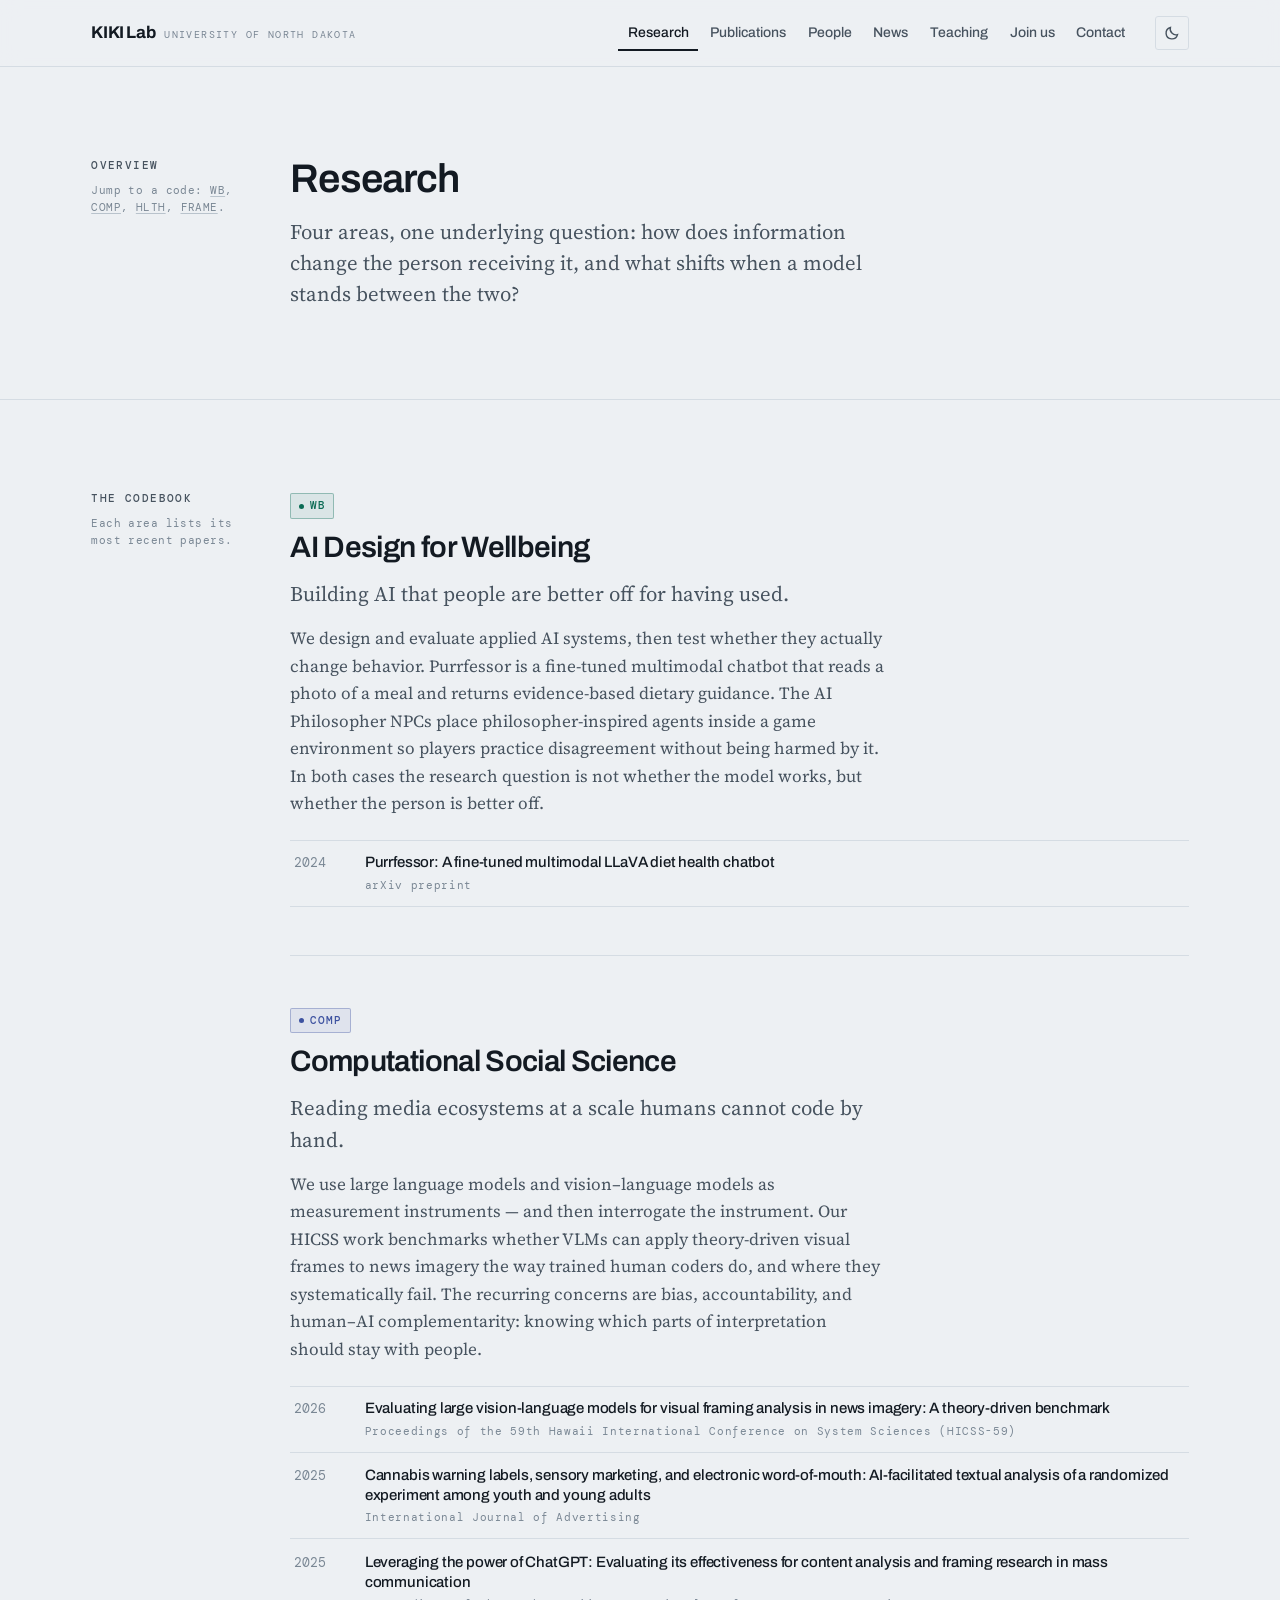
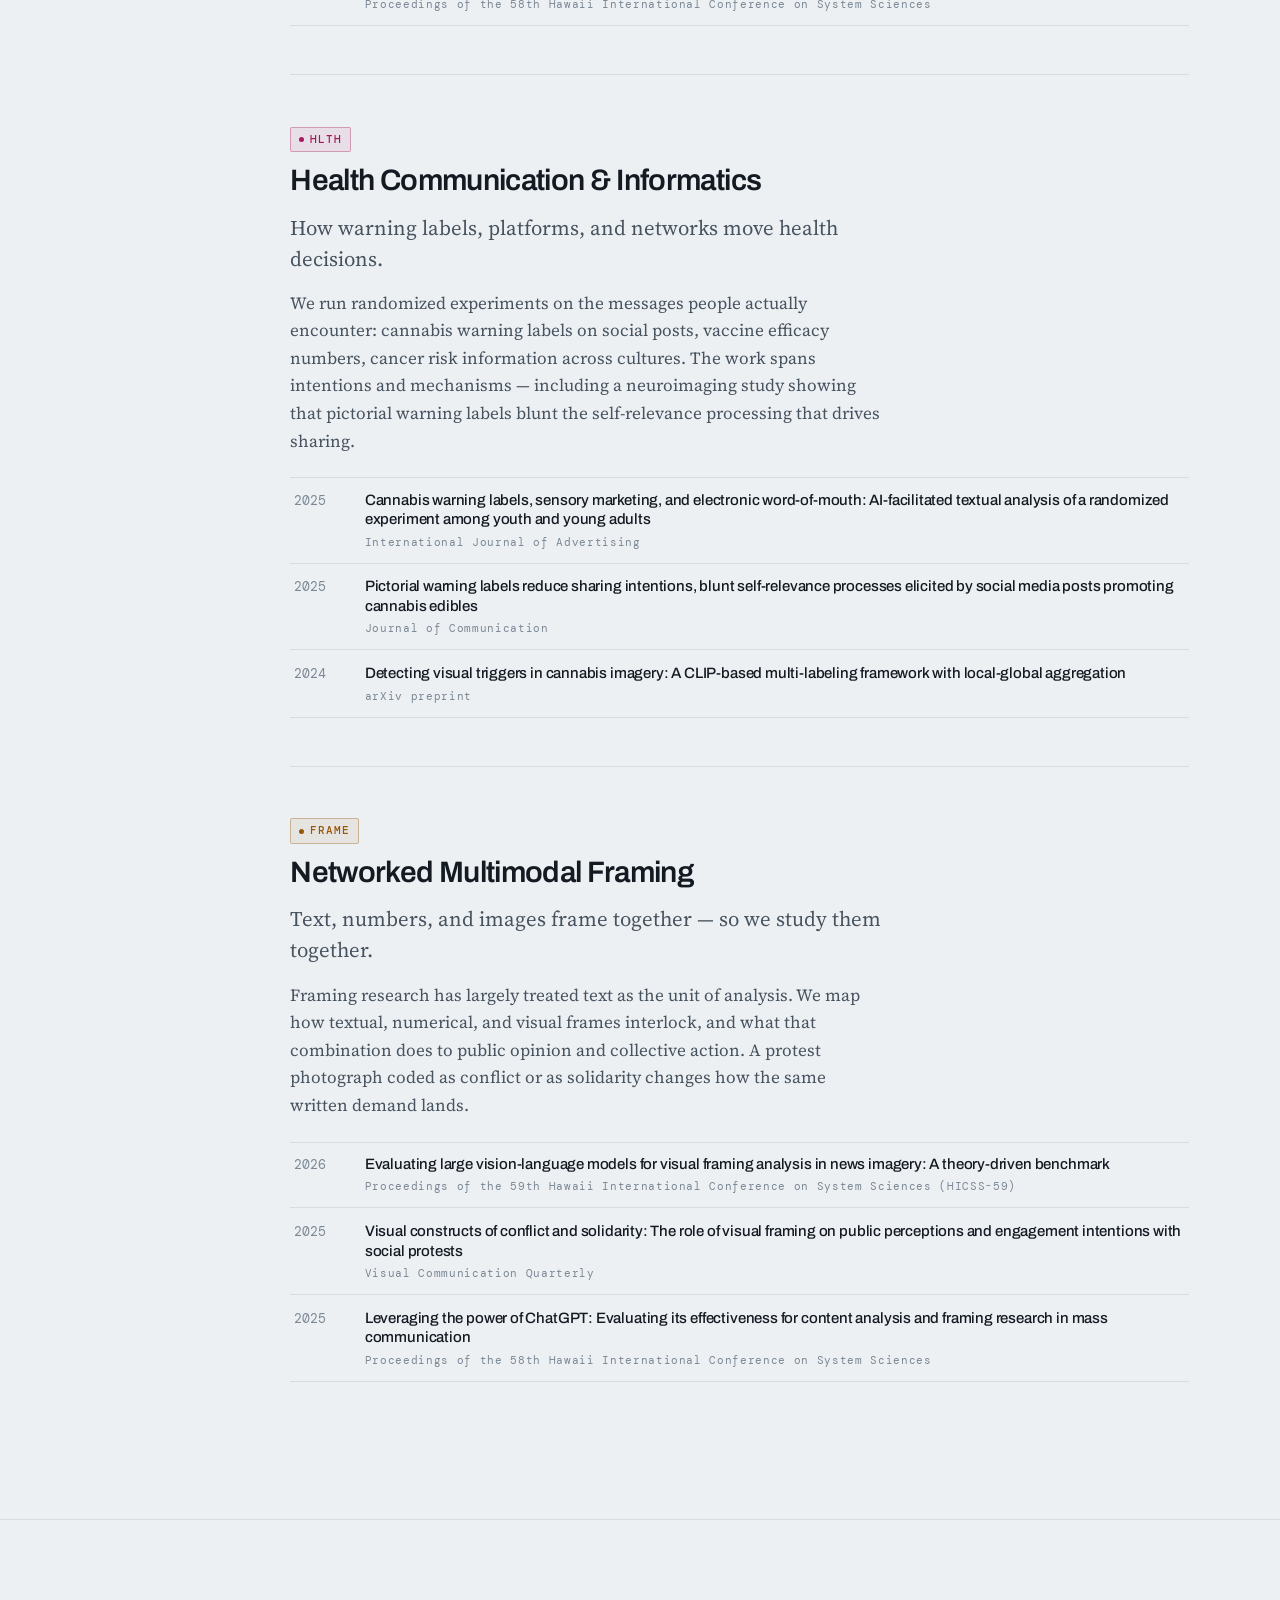
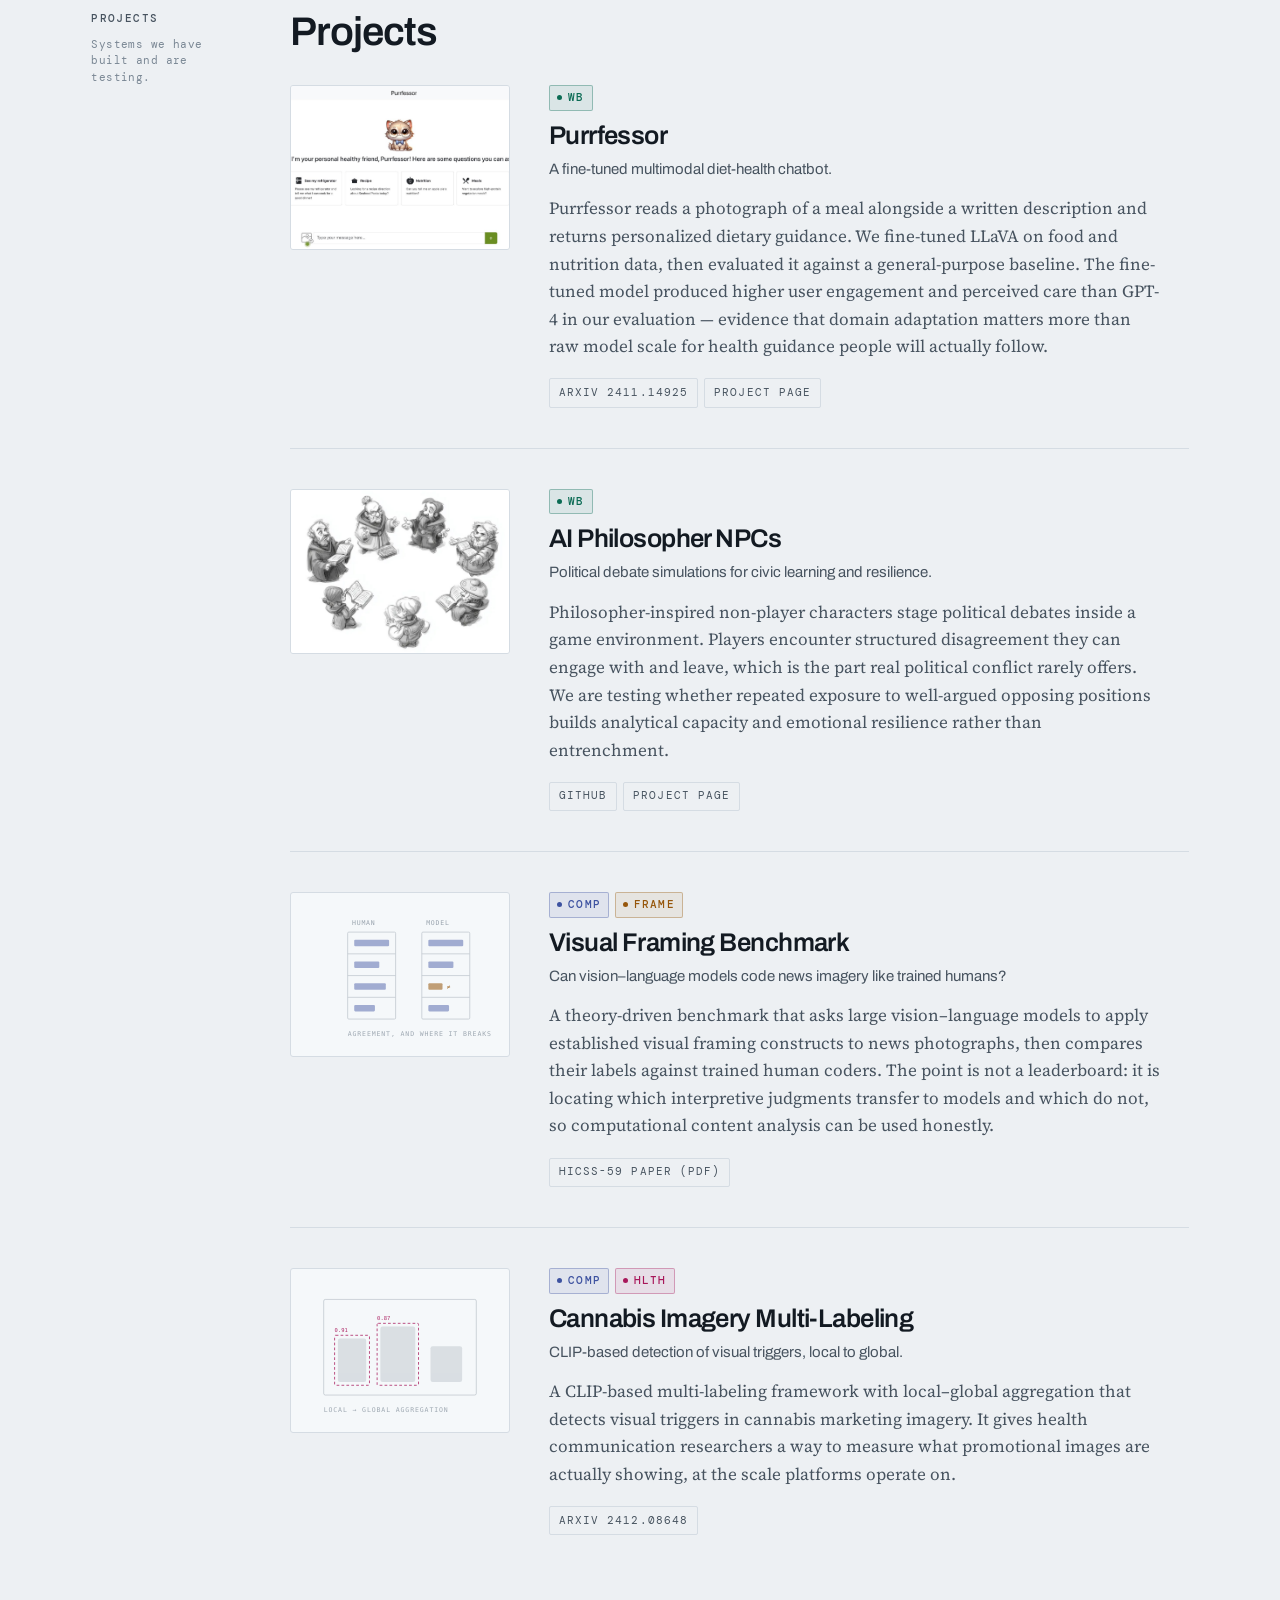
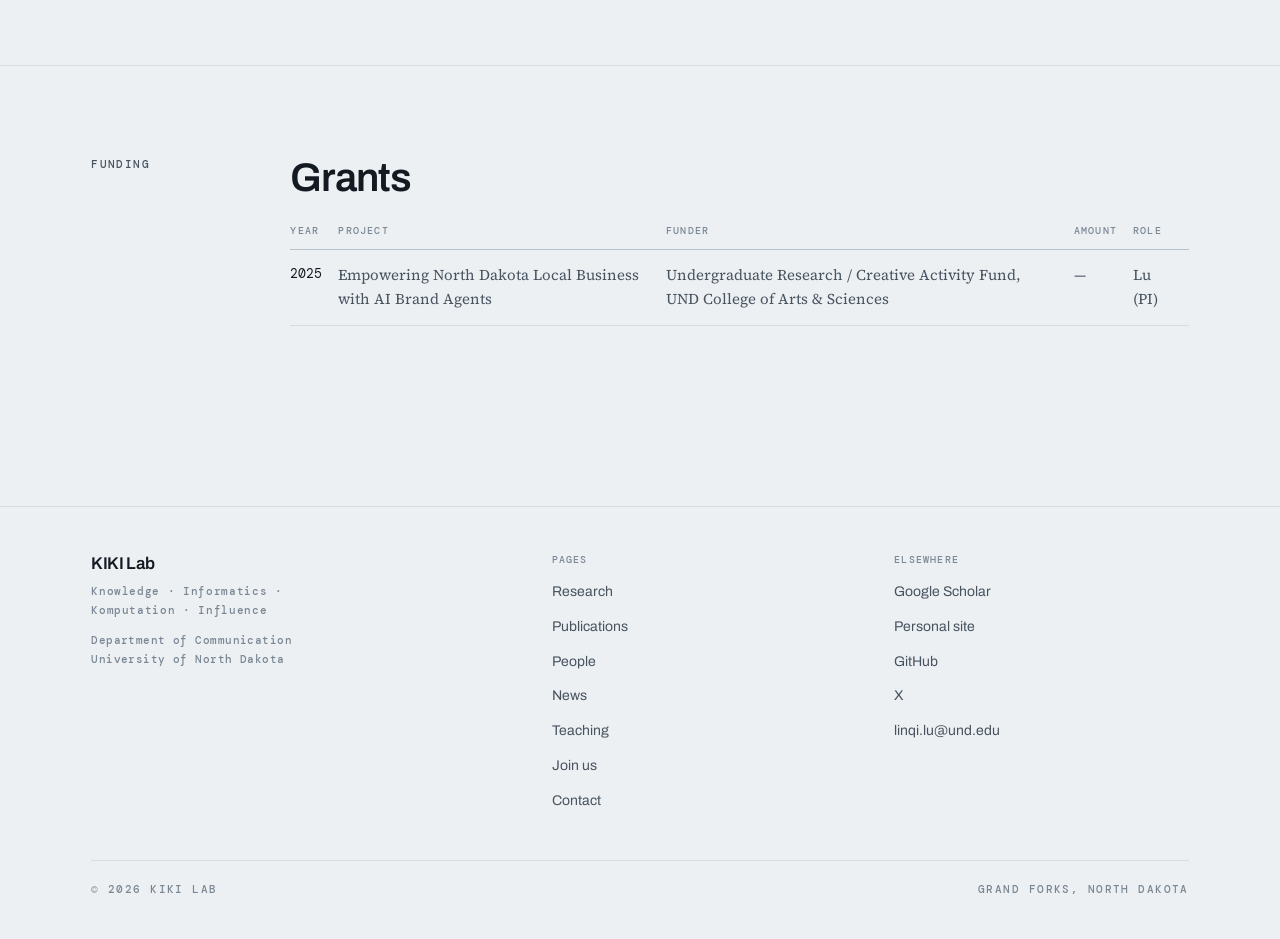
<file: research.html>
<!doctype html>
<html lang="en">
<head>
<meta charset="utf-8">
<meta name="viewport" content="width=device-width, initial-scale=1">
<link rel="icon" href="data:image/svg+xml,%3Csvg xmlns='http://www.w3.org/2000/svg' viewBox='0 0 32 32'%3E%3Crect width='32' height='32' fill='%23131A22'/%3E%3Ccircle cx='11' cy='11' r='3.4' fill='%230B6B54'/%3E%3Ccircle cx='21' cy='11' r='3.4' fill='%233D52A0'/%3E%3Ccircle cx='11' cy='21' r='3.4' fill='%23A8175A'/%3E%3Ccircle cx='21' cy='21' r='3.4' fill='%23C57A20'/%3E%3C/svg%3E">
<link rel="preconnect" href="https://fonts.googleapis.com">
<link rel="preconnect" href="https://fonts.gstatic.com" crossorigin>
<link rel="stylesheet" href="https://fonts.googleapis.com/css2?family=Archivo:wght@400;500;600;700&family=DM+Mono:wght@400;500&family=Source+Serif+4:opsz,wght@8..60,400;8..60,600&display=swap">
<link rel="stylesheet" href="assets/css/main.css">
<script>(function(){try{var t=localStorage.getItem('kiki-theme');if(t)document.documentElement.setAttribute('data-theme',t);}catch(e){}})();</script>
<title>Research — KIKI Lab</title>
<meta name="description" content="The four research areas of KIKI Lab: AI design for wellbeing, computational social science, health communication and informatics, and networked multimodal framing.">
</head>
<body>
<a class="skip" href="#main">Skip to content</a>
<header data-chrome="header"></header>
<noscript>
  <div class="wrap" style="padding-block:1rem;border-bottom:1px solid var(--line)">
    <p class="mono" style="text-transform:none;letter-spacing:.04em">
      This site renders its content with JavaScript.
      <a href="research.html">Research</a> ·
      <a href="publications.html">Publications</a> ·
      <a href="people.html">People</a> ·
      <a href="news.html">News</a> ·
      <a href="teaching.html">Teaching</a> ·
      <a href="join.html">Join us</a> ·
      <a href="contact.html">Contact</a>
    </p>
  </div>
</noscript>
<main id="main">
  <section class="slab">
    <div class="wrap slab__grid">
      <div class="slab__rail">
        <span class="mono rail-label">Overview</span>
        <span class="rail-note">Jump to a code: <a href="#wb">WB</a>, <a href="#comp">COMP</a>, <a href="#hlth">HLTH</a>, <a href="#frame">FRAME</a>.</span>
      </div>
      <div class="slab__body">
        <h1 class="h-sec">Research</h1>
        <p class="lede" style="margin-top:1rem">Four areas, one underlying question: how does information change the person receiving it, and what shifts when a model stands between the two?</p>
      </div>
    </div>
  </section>

  <section class="slab">
    <div class="wrap slab__grid">
      <div class="slab__rail">
        <span class="mono rail-label">The codebook</span>
        <span class="rail-note">Each area lists its most recent papers.</span>
      </div>
      <div class="slab__body" data-render="codes-full"></div>
    </div>
  </section>

  <section class="slab">
    <div class="wrap slab__grid">
      <div class="slab__rail">
        <span class="mono rail-label">Projects</span>
        <span class="rail-note">Systems we have built and are testing.</span>
      </div>
      <div class="slab__body">
        <h2 class="h-sec" style="margin-bottom:2rem">Projects</h2>
        <div data-render="projects"></div>
      </div>
    </div>
  </section>

  <section class="slab">
    <div class="wrap slab__grid">
      <div class="slab__rail"><span class="mono rail-label">Funding</span></div>
      <div class="slab__body">
        <h2 class="h-sec" style="margin-bottom:1.5rem">Grants</h2>
        <div data-render="grants"></div>
      </div>
    </div>
  </section>
</main>
<footer data-chrome="footer"></footer>
<script src="assets/js/data.js"></script>
<script src="assets/js/site.js"></script>
</body>
</html>
</file>
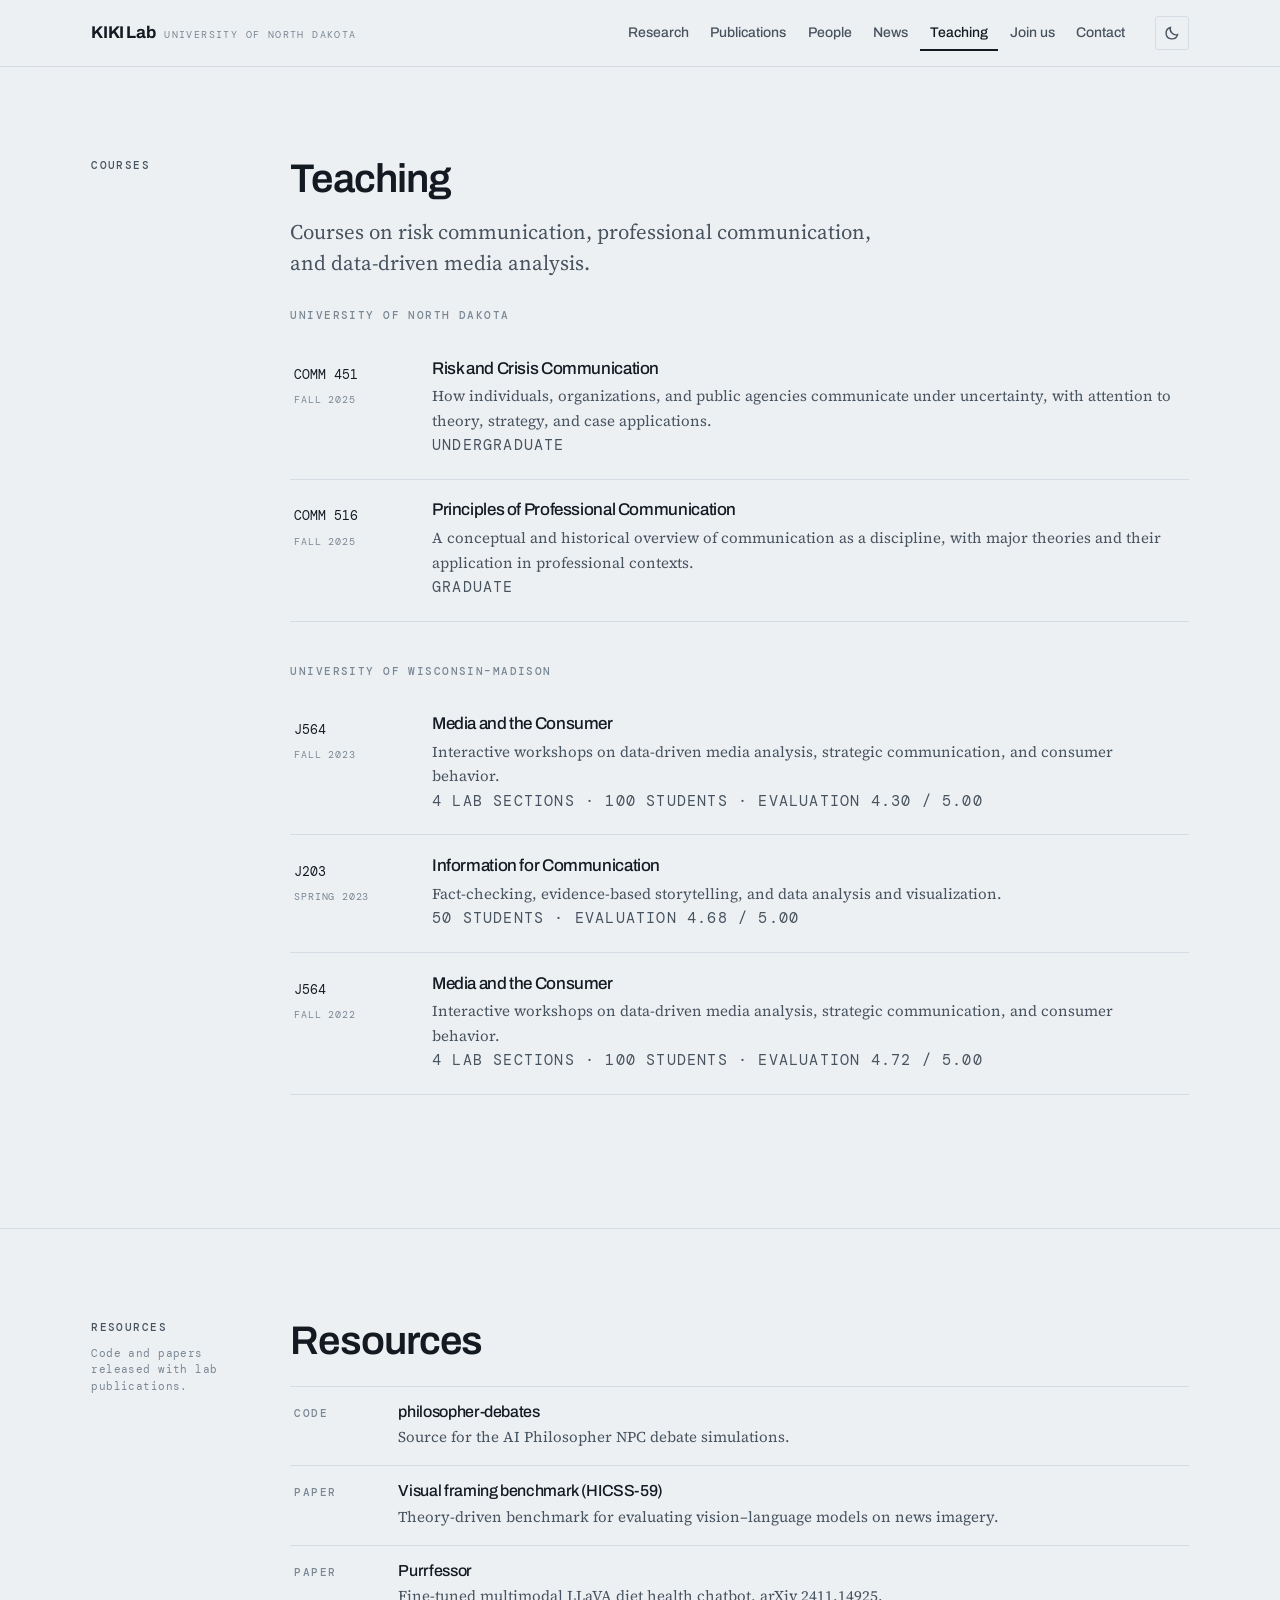
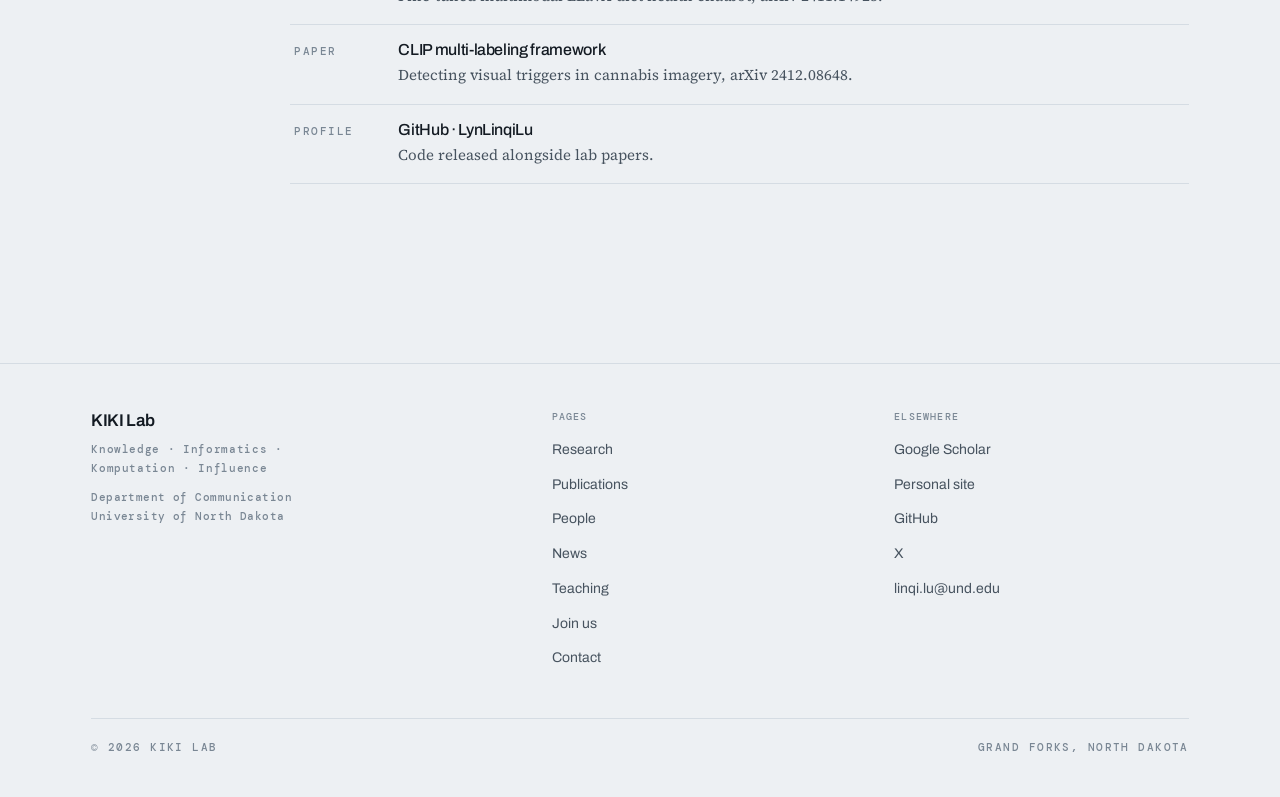
<file: teaching.html>
<!doctype html>
<html lang="en">
<head>
<meta charset="utf-8">
<meta name="viewport" content="width=device-width, initial-scale=1">
<link rel="icon" href="data:image/svg+xml,%3Csvg xmlns='http://www.w3.org/2000/svg' viewBox='0 0 32 32'%3E%3Crect width='32' height='32' fill='%23131A22'/%3E%3Ccircle cx='11' cy='11' r='3.4' fill='%230B6B54'/%3E%3Ccircle cx='21' cy='11' r='3.4' fill='%233D52A0'/%3E%3Ccircle cx='11' cy='21' r='3.4' fill='%23A8175A'/%3E%3Ccircle cx='21' cy='21' r='3.4' fill='%23C57A20'/%3E%3C/svg%3E">
<link rel="preconnect" href="https://fonts.googleapis.com">
<link rel="preconnect" href="https://fonts.gstatic.com" crossorigin>
<link rel="stylesheet" href="https://fonts.googleapis.com/css2?family=Archivo:wght@400;500;600;700&family=DM+Mono:wght@400;500&family=Source+Serif+4:opsz,wght@8..60,400;8..60,600&display=swap">
<link rel="stylesheet" href="assets/css/main.css">
<script>(function(){try{var t=localStorage.getItem('kiki-theme');if(t)document.documentElement.setAttribute('data-theme',t);}catch(e){}})();</script>
<title>Teaching &amp; Resources — KIKI Lab</title>
<meta name="description" content="Courses taught by Dr. Linqi Lu at UND and UW–Madison, plus code, papers, and benchmarks released by the lab.">
</head>
<body>
<a class="skip" href="#main">Skip to content</a>
<header data-chrome="header"></header>
<noscript>
  <div class="wrap" style="padding-block:1rem;border-bottom:1px solid var(--line)">
    <p class="mono" style="text-transform:none;letter-spacing:.04em">
      This site renders its content with JavaScript.
      <a href="research.html">Research</a> ·
      <a href="publications.html">Publications</a> ·
      <a href="people.html">People</a> ·
      <a href="news.html">News</a> ·
      <a href="teaching.html">Teaching</a> ·
      <a href="join.html">Join us</a> ·
      <a href="contact.html">Contact</a>
    </p>
  </div>
</noscript>
<main id="main">
  <section class="slab">
    <div class="wrap slab__grid">
      <div class="slab__rail"><span class="mono rail-label">Courses</span></div>
      <div class="slab__body">
        <h1 class="h-sec">Teaching</h1>
        <p class="lede" style="margin-top:1rem">Courses on risk communication, professional communication, and data-driven media analysis.</p>
        <div data-render="teaching" style="margin-top:2rem"></div>
      </div>
    </div>
  </section>

  <section class="slab">
    <div class="wrap slab__grid">
      <div class="slab__rail">
        <span class="mono rail-label">Resources</span>
        <span class="rail-note">Code and papers released with lab publications.</span>
      </div>
      <div class="slab__body">
        <h2 class="h-sec" style="margin-bottom:1.5rem">Resources</h2>
        <div data-render="resources"></div>
      </div>
    </div>
  </section>
</main>
<footer data-chrome="footer"></footer>
<script src="assets/js/data.js"></script>
<script src="assets/js/site.js"></script>
</body>
</html>
</file>
<file: assets/css/main.css>
/* ==========================================================================
   KIKI Lab
   Design system: "the codebook". Four research areas are four codes, each
   with a fixed color, applied as annotation chips throughout the site.
   Metadata hangs in the left margin like a coder's notes.
   ========================================================================== */

/* --- Tokens --------------------------------------------------------------- */
:root {
  --paper:        #EDF0F3;
  --surface:      #FFFFFF;
  --surface-2:    #F5F8FA;
  --ink:          #131A22;
  --ink-2:        #47535F;
  --ink-3:        #7A8794;
  --line:         #D5DCE3;
  --line-2:       #B9C3CC;

  --wb:           #0B6B54;
  --comp:         #3D52A0;
  --hlth:         #A8175A;
  --frame:        #96560B;

  --wb-bg:        #0B6B5414;
  --comp-bg:      #3D52A014;
  --hlth-bg:      #A8175A14;
  --frame-bg:     #96560B14;

  --focus:        #3D52A0;

  --sans: "Archivo", "Helvetica Neue", Helvetica, Arial, sans-serif;
  --serif: "Source Serif 4", Georgia, "Times New Roman", serif;
  --mono: "DM Mono", ui-monospace, "SF Mono", "Cascadia Mono", Menlo, Consolas, monospace;

  --wrap: 1200px;
  --gut: clamp(1.25rem, 4vw, 3.25rem);
  --rail: 148px;

  --step: clamp(3.5rem, 7vw, 6.5rem);
}

:root[data-theme="dark"] {
  --paper:     #10151A;
  --surface:   #171D24;
  --surface-2: #1D242C;
  --ink:       #E9EEF3;
  --ink-2:     #A7B4C0;
  --ink-3:     #78848F;
  --line:      #29323B;
  --line-2:    #3B4650;

  --wb:        #35B08C;
  --comp:      #8B9FEC;
  --hlth:      #EC7BA6;
  --frame:     #D79A4E;

  --wb-bg:     #35B08C1F;
  --comp-bg:   #8B9FEC1F;
  --hlth-bg:   #EC7BA61F;
  --frame-bg:  #D79A4E1F;

  --focus:     #8B9FEC;
}

@media (prefers-color-scheme: dark) {
  :root:not([data-theme="light"]) {
    --paper:     #10151A;
    --surface:   #171D24;
    --surface-2: #1D242C;
    --ink:       #E9EEF3;
    --ink-2:     #A7B4C0;
    --ink-3:     #78848F;
    --line:      #29323B;
    --line-2:    #3B4650;
    --wb:        #35B08C;
    --comp:      #8B9FEC;
    --hlth:      #EC7BA6;
    --frame:     #D79A4E;
    --wb-bg:     #35B08C1F;
    --comp-bg:   #8B9FEC1F;
    --hlth-bg:   #EC7BA61F;
    --frame-bg:  #D79A4E1F;
    --focus:     #8B9FEC;
  }
}

/* --- Reset ---------------------------------------------------------------- */
*, *::before, *::after { box-sizing: border-box; }
html { -webkit-text-size-adjust: 100%; scroll-behavior: smooth; }
@media (prefers-reduced-motion: reduce) { html { scroll-behavior: auto; } }

body {
  margin: 0;
  background: var(--paper);
  color: var(--ink);
  font-family: var(--serif);
  font-size: 1.0625rem;
  line-height: 1.62;
  font-synthesis-weight: none;
  -webkit-font-smoothing: antialiased;
}

img, svg { max-width: 100%; display: block; }
h1, h2, h3, h4 { font-family: var(--sans); font-weight: 600; line-height: 1.08; letter-spacing: -0.022em; margin: 0; }
p { margin: 0 0 1em; }
p:last-child { margin-bottom: 0; }
ul { margin: 0; padding: 0; list-style: none; }

a { color: inherit; text-decoration-color: var(--line-2); text-underline-offset: 0.18em; }
a:hover { text-decoration-color: currentColor; }

:where(a, button, input, [tabindex]):focus-visible {
  outline: 2px solid var(--focus);
  outline-offset: 3px;
  border-radius: 2px;
}

/* --- Layout --------------------------------------------------------------- */
.wrap { width: 100%; max-width: var(--wrap); margin-inline: auto; padding-inline: var(--gut); }

.skip {
  position: absolute; left: -9999px; top: 0; z-index: 100;
  background: var(--ink); color: var(--paper); padding: .7rem 1rem;
  font-family: var(--mono); font-size: .75rem;
}
.skip:focus { left: 0; }

/* A section: mono label in the margin, content in the main column. */
.slab { padding-block: var(--step); border-top: 1px solid var(--line); }
.slab:first-of-type { border-top: 0; }
.slab__grid { display: grid; grid-template-columns: var(--rail) minmax(0, 1fr); gap: clamp(1.5rem, 4vw, 3.5rem); }
.slab__rail { position: sticky; top: 6rem; align-self: start; }
.slab__body { min-width: 0; }

@media (max-width: 860px) {
  .slab__grid { grid-template-columns: minmax(0, 1fr); gap: 1.25rem; }
  .slab__rail { position: static; }
}

/* --- Utility type --------------------------------------------------------- */
.mono {
  font-family: var(--mono); font-size: .6875rem; font-weight: 500;
  letter-spacing: .13em; text-transform: uppercase; color: var(--ink-3);
}
.rail-label { display: block; color: var(--ink-2); }
.rail-note { display: block; margin-top: .5rem; font-family: var(--mono); font-size: .6875rem; letter-spacing: .04em; color: var(--ink-3); text-transform: none; line-height: 1.5; }

.h-sec { font-size: clamp(1.75rem, 3.4vw, 2.5rem); max-width: 22ch; }
.lede { font-size: clamp(1.1rem, 1.9vw, 1.3rem); line-height: 1.5; color: var(--ink-2); max-width: 60ch; }
.prose { max-width: 68ch; color: var(--ink-2); }
.prose strong { color: var(--ink); font-weight: 600; }

/* --- Code chips (the codebook) -------------------------------------------- */
.chip {
  display: inline-flex; align-items: center; gap: .4rem;
  font-family: var(--mono); font-size: .6875rem; font-weight: 500;
  letter-spacing: .1em; text-transform: uppercase;
  padding: .18rem .45rem; border-radius: 2px; white-space: nowrap;
  border: 1px solid; text-decoration: none;
}
.chip::before { content: ""; width: 5px; height: 5px; border-radius: 50%; background: currentColor; flex: none; }
.chip--wb    { color: var(--wb);    border-color: color-mix(in srgb, var(--wb) 35%, transparent);    background: var(--wb-bg); }
.chip--comp  { color: var(--comp);  border-color: color-mix(in srgb, var(--comp) 35%, transparent);  background: var(--comp-bg); }
.chip--hlth  { color: var(--hlth);  border-color: color-mix(in srgb, var(--hlth) 35%, transparent);  background: var(--hlth-bg); }
.chip--frame { color: var(--frame); border-color: color-mix(in srgb, var(--frame) 35%, transparent); background: var(--frame-bg); }
a.chip:hover { background: color-mix(in srgb, currentColor 14%, transparent); }

.chips { display: flex; flex-wrap: wrap; gap: .35rem; }

/* --- Header --------------------------------------------------------------- */
.hdr {
  position: sticky; top: 0; z-index: 50;
  background: color-mix(in srgb, var(--paper) 88%, transparent);
  backdrop-filter: blur(10px);
  border-bottom: 1px solid var(--line);
}
.hdr__in { display: flex; align-items: center; gap: 1.25rem; min-height: 66px; }

.mark { display: flex; align-items: baseline; gap: .55rem; text-decoration: none; margin-right: auto; }
.mark__name { font-family: var(--sans); font-weight: 700; font-size: 1.0625rem; letter-spacing: -0.02em; }
.mark__unit { font-family: var(--mono); font-size: .625rem; letter-spacing: .14em; text-transform: uppercase; color: var(--ink-3); }
@media (max-width: 620px) { .mark__unit { display: none; } }

.nav { display: flex; align-items: center; gap: .15rem; }
.nav a {
  font-family: var(--sans); font-size: .875rem; font-weight: 500;
  padding: .4rem .6rem; border-radius: 3px; text-decoration: none; color: var(--ink-2);
}
.nav a:hover { color: var(--ink); background: color-mix(in srgb, var(--ink) 6%, transparent); }
.nav a[aria-current="page"] { color: var(--ink); box-shadow: inset 0 -2px 0 var(--ink); border-radius: 0; }

.hdr__tools { display: flex; align-items: center; gap: .35rem; }
.iconbtn {
  display: inline-flex; align-items: center; justify-content: center;
  width: 34px; height: 34px; padding: 0; border-radius: 3px;
  background: none; border: 1px solid var(--line); color: var(--ink-2); cursor: pointer;
}
.iconbtn:hover { color: var(--ink); border-color: var(--line-2); }
.iconbtn svg { width: 16px; height: 16px; }
.menubtn { display: none; }

@media (max-width: 900px) {
  .menubtn { display: inline-flex; }
  .nav {
    position: fixed; inset: 66px 0 auto 0; flex-direction: column; align-items: stretch;
    gap: 0; background: var(--surface); border-bottom: 1px solid var(--line);
    padding: .5rem var(--gut) 1.25rem;
  }
  .nav[hidden] { display: none; }
  .nav a { padding: .7rem .25rem; font-size: 1rem; border-bottom: 1px solid var(--line); border-radius: 0; }
  .nav a[aria-current="page"] { box-shadow: none; color: var(--ink); }
  .nav a[aria-current="page"]::after { content: " ·"; color: var(--comp); }
}

/* --- Hero: the wordmark is the graphic --------------------------------------
   With no image, type carries the page. The mark runs the full measure and the
   expansion is letterspaced to sit under it as a structural line, not a
   caption. The expansion words are deliberately NOT tinted with the code
   colors — they are not the research areas, and implying that mapping would be
   false. ------------------------------------------------------------------- */
.hero { padding-block: clamp(3rem, 7vw, 5.5rem) clamp(3rem, 6vw, 5rem); }

.masthead { display: grid; gap: .9rem; }
.masthead__eyebrow { display: block; }
.masthead__mark {
  font-size: clamp(3.6rem, 13vw, 9rem);
  font-weight: 700; letter-spacing: -0.045em; line-height: .86;
  margin: 0; text-wrap: nowrap;
}
.hero__exp {
  display: flex; flex-wrap: wrap; align-items: baseline;
  gap: .35rem clamp(.6rem, 2.2vw, 1.6rem);
  padding-top: .35rem;
  font-family: var(--mono); font-weight: 500;
  font-size: clamp(.6875rem, 1.35vw, .9375rem);
  letter-spacing: .12em; text-transform: uppercase; color: var(--ink-2);
}
.hero__exp b { color: var(--ink); font-weight: 500; }
.hero__exp span[aria-hidden] { color: var(--line-2); }

.statement {
  display: grid; grid-template-columns: minmax(0, 1.15fr) minmax(0, 1fr);
  gap: clamp(1.75rem, 5vw, 4.5rem);
  margin-top: clamp(2.5rem, 5vw, 4rem);
  padding-top: clamp(2rem, 4vw, 3rem);
  border-top: 1px solid var(--line);
}
.statement__thesis {
  font-family: var(--sans); font-size: clamp(1.5rem, 3.1vw, 2.35rem);
  font-weight: 400; line-height: 1.2; letter-spacing: -0.025em;
  color: var(--ink); margin: 0; text-wrap: balance;
}
.statement__aside { align-self: end; }
.statement__intro { color: var(--ink-2); max-width: 46ch; margin: 0; }

@media (max-width: 860px) {
  .statement { grid-template-columns: minmax(0, 1fr); gap: 1.5rem; }
  .masthead__mark { text-wrap: wrap; }
}

.btnrow { display: flex; flex-wrap: wrap; gap: .6rem; margin-top: 1.6rem; }
.btn {
  display: inline-flex; align-items: center; gap: .5rem;
  font-family: var(--sans); font-size: .875rem; font-weight: 500;
  padding: .62rem 1.05rem; border-radius: 3px; text-decoration: none;
  border: 1px solid var(--ink); background: var(--ink); color: var(--paper);
}
.btn:hover { background: color-mix(in srgb, var(--ink) 82%, var(--paper)); }
.btn--ghost { background: none; color: var(--ink); border-color: var(--line-2); }
.btn--ghost:hover { background: color-mix(in srgb, var(--ink) 6%, transparent); border-color: var(--ink); }

/* --- Codebook (research areas) -------------------------------------------- */
.codes { display: grid; gap: 1px; background: var(--line); border-block: 1px solid var(--line); }
.code-row {
  display: grid; grid-template-columns: 8.5rem minmax(0, 1fr); gap: clamp(1rem, 3vw, 2.5rem);
  background: var(--paper); padding: 1.6rem .25rem;
}
.code-row__k { display: flex; }
.code-row h3 { font-size: 1.2rem; margin-bottom: .45rem; }
.code-row p { color: var(--ink-2); max-width: 62ch; }
@media (max-width: 700px) { .code-row { grid-template-columns: minmax(0, 1fr); gap: .85rem; padding-block: 1.4rem; } }

.code-full { padding-block: clamp(2rem, 4vw, 3rem); border-top: 1px solid var(--line); }
.code-full:first-child { border-top: 0; padding-top: 0; }
.code-full h3 { font-size: clamp(1.4rem, 2.6vw, 1.85rem); margin: .8rem 0 .9rem; }
.code-full__body { color: var(--ink-2); max-width: 66ch; }
.code-full__pubs { margin-top: 1.4rem; display: grid; gap: .1rem; border-top: 1px solid var(--line); }

/* --- Publications --------------------------------------------------------- */
.filters { display: flex; flex-wrap: wrap; gap: .5rem; align-items: center; margin-bottom: 1.75rem; }
.search {
  font-family: var(--sans); font-size: .875rem; color: var(--ink);
  background: var(--surface); border: 1px solid var(--line); border-radius: 3px;
  padding: .5rem .7rem; min-width: 15rem; flex: 1 1 15rem; max-width: 22rem;
}
.search::placeholder { color: var(--ink-3); }
.pill {
  font-family: var(--mono); font-size: .6875rem; font-weight: 500; letter-spacing: .1em; text-transform: uppercase;
  padding: .35rem .6rem; border-radius: 2px; cursor: pointer;
  background: none; border: 1px solid var(--line); color: var(--ink-2);
}
.pill:hover { border-color: var(--line-2); color: var(--ink); }
.pill[aria-pressed="true"] { background: var(--ink); border-color: var(--ink); color: var(--paper); }
.pill[data-c="wb"][aria-pressed="true"]    { background: var(--wb);    border-color: var(--wb);    color: var(--surface); }
.pill[data-c="comp"][aria-pressed="true"]  { background: var(--comp);  border-color: var(--comp);  color: var(--surface); }
.pill[data-c="hlth"][aria-pressed="true"]  { background: var(--hlth);  border-color: var(--hlth);  color: var(--surface); }
.pill[data-c="frame"][aria-pressed="true"] { background: var(--frame); border-color: var(--frame); color: var(--surface); }

.count { font-family: var(--mono); font-size: .6875rem; letter-spacing: .1em; text-transform: uppercase; color: var(--ink-3); margin-left: auto; }

.pubs { border-top: 1px solid var(--line); }
.pub {
  display: grid; grid-template-columns: 3.6rem minmax(0, 1fr) auto;
  gap: clamp(.75rem, 2vw, 1.75rem); align-items: baseline;
  padding: 1.15rem .25rem; border-bottom: 1px solid var(--line);
}
.pub__year { font-family: var(--mono); font-size: .8125rem; color: var(--ink-3); }
.pub__title { font-family: var(--sans); font-size: 1.0625rem; font-weight: 500; letter-spacing: -0.012em; line-height: 1.3; margin: 0 0 .35rem; color: var(--ink); }
.pub__authors { font-size: .9375rem; color: var(--ink-2); margin: 0 0 .45rem; }
.pub__authors b { color: var(--ink); font-weight: 600; }
.pub__venue { font-family: var(--mono); font-size: .6875rem; letter-spacing: .06em; color: var(--ink-3); text-transform: none; }
.pub__venue em { font-style: normal; color: var(--ink-2); }
.pub__tags { display: flex; flex-wrap: wrap; gap: .35rem; margin-top: .6rem; }
.pub__links { display: flex; flex-direction: column; gap: .3rem; align-items: flex-end; }
.pub__links a {
  font-family: var(--mono); font-size: .625rem; letter-spacing: .1em; text-transform: uppercase;
  color: var(--ink-2); text-decoration: none; border: 1px solid var(--line);
  padding: .22rem .45rem; border-radius: 2px;
}
.pub__links a:hover { color: var(--ink); border-color: var(--line-2); }
.pub__status { font-family: var(--mono); font-size: .625rem; letter-spacing: .1em; text-transform: uppercase; color: var(--comp); }

@media (max-width: 720px) {
  .pub { grid-template-columns: minmax(0, 1fr); gap: .5rem; }
  .pub__links { flex-direction: row; align-items: center; justify-content: flex-start; flex-wrap: wrap; }
}

.pub--mini { display: grid; grid-template-columns: 3.4rem minmax(0, 1fr); gap: 1rem; padding: .7rem .25rem; border-bottom: 1px solid var(--line); text-decoration: none; align-items: baseline; }
.pub--mini:hover { background: color-mix(in srgb, var(--ink) 4%, transparent); }
.pub--mini .pub__title { display: block; font-size: .9375rem; margin: 0; }
.pub--mini .pub__venue { display: block; margin-top: .25rem; }

.metrics { display: flex; flex-wrap: wrap; gap: 1.75rem; padding: 1.1rem 0 0; }
.metric__v { font-family: var(--sans); font-size: 1.5rem; font-weight: 600; letter-spacing: -0.02em; }
.metric__l { font-family: var(--mono); font-size: .625rem; letter-spacing: .12em; text-transform: uppercase; color: var(--ink-3); }

.empty { padding: 3rem .25rem; color: var(--ink-3); font-family: var(--mono); font-size: .8125rem; }

/* --- People --------------------------------------------------------------- */
.pi { display: grid; grid-template-columns: 220px minmax(0, 1fr); gap: clamp(1.5rem, 4vw, 3rem); align-items: start; }
@media (max-width: 700px) { .pi { grid-template-columns: minmax(0, 1fr); } }
.portrait { border: 1px solid var(--line); border-radius: 3px; background: var(--surface-2);
  aspect-ratio: 4 / 5; width: 100%; object-fit: cover; object-position: 50% 20%; }
.pi h2 { font-size: clamp(1.6rem, 3vw, 2.1rem); }
.pi__title { font-family: var(--sans); font-size: .9375rem; color: var(--ink-2); margin: .5rem 0 1.2rem; }
.pi__links { display: flex; flex-wrap: wrap; gap: .4rem; margin-top: 1.3rem; }
.pi__links a {
  font-family: var(--mono); font-size: .6875rem; letter-spacing: .1em; text-transform: uppercase;
  border: 1px solid var(--line); padding: .3rem .55rem; border-radius: 2px; text-decoration: none; color: var(--ink-2);
}
.pi__links a:hover { color: var(--ink); border-color: var(--line-2); }

.roster { display: grid; grid-template-columns: repeat(auto-fill, minmax(230px, 1fr)); gap: 1px; background: var(--line); border: 1px solid var(--line); }
.member { background: var(--paper); padding: 1.25rem; }
.member__img { border: 1px solid var(--line); border-radius: 3px; background: var(--surface-2);
  aspect-ratio: 1 / 1; width: 68px; margin-bottom: .9rem; object-fit: cover; object-position: 50% 15%; }
.member h3 { font-size: 1rem; }
.member__title { font-family: var(--sans); font-size: .8125rem; color: var(--ink-2); margin: .35rem 0 0; }
.member__note { font-family: var(--mono); font-size: .625rem; letter-spacing: .08em; text-transform: uppercase; color: var(--ink-3); margin: .5rem 0 0; }
.member p.member__int { font-size: .9375rem; color: var(--ink-2); margin: .75rem 0 0; }
.member a { text-decoration: none; }

.namelist { display: flex; flex-wrap: wrap; gap: .4rem; }
.namelist li {
  font-family: var(--sans); font-size: .875rem; color: var(--ink-2);
  border: 1px solid var(--line); border-radius: 2px; padding: .35rem .65rem; background: var(--surface);
}

/* --- Projects ------------------------------------------------------------- */
.proj { display: grid; grid-template-columns: minmax(0, 220px) minmax(0, 1fr); gap: clamp(1.25rem, 3vw, 2.5rem); padding-block: clamp(1.75rem, 3.5vw, 2.5rem); border-top: 1px solid var(--line); align-items: start; }
.proj:first-child { border-top: 0; padding-top: 0; }
@media (max-width: 700px) { .proj { grid-template-columns: minmax(0, 1fr); } }
.proj__fig { border: 1px solid var(--line); border-radius: 3px; overflow: hidden; background: var(--surface-2); aspect-ratio: 4 / 3; }
.proj__fig img { width: 100%; height: 100%; object-fit: cover; }
.proj h3 { font-size: clamp(1.25rem, 2.4vw, 1.6rem); }
.proj__tag { font-family: var(--sans); font-size: .9375rem; color: var(--ink-2); margin: .45rem 0 .9rem; }
.proj__links { display: flex; flex-wrap: wrap; gap: .4rem; margin-top: 1.1rem; }
.proj__links a {
  font-family: var(--mono); font-size: .6875rem; letter-spacing: .1em; text-transform: uppercase;
  border: 1px solid var(--line); padding: .3rem .55rem; border-radius: 2px; text-decoration: none; color: var(--ink-2);
}
.proj__links a:hover { color: var(--ink); border-color: var(--line-2); }

/* --- News ----------------------------------------------------------------- */
.news { border-top: 1px solid var(--line); }
.news__item { display: grid; grid-template-columns: 6.5rem minmax(0, 1fr); gap: clamp(.75rem, 2vw, 2rem); padding: 1.35rem .25rem; border-bottom: 1px solid var(--line); }
.news__date { font-family: var(--mono); font-size: .6875rem; letter-spacing: .08em; text-transform: uppercase; color: var(--ink-3); }
.news__item h3 { font-size: 1.0625rem; font-weight: 500; margin-bottom: .4rem; }
.news__item p { font-size: .9375rem; color: var(--ink-2); margin: 0; }
.news__more { font-family: var(--mono); font-size: .625rem; letter-spacing: .1em; text-transform: uppercase; color: var(--ink-3); text-decoration: none; display: inline-block; margin-top: .55rem; }
.news__more:hover { color: var(--ink); }
@media (max-width: 640px) { .news__item { grid-template-columns: minmax(0, 1fr); gap: .4rem; } }

/* --- Tables / lists ------------------------------------------------------- */
.tablewrap { overflow-x: auto; }
.table { width: 100%; border-collapse: collapse; font-size: .9375rem; min-width: 34rem; }
.table th {
  text-align: left; font-family: var(--mono); font-size: .625rem; font-weight: 500;
  letter-spacing: .12em; text-transform: uppercase; color: var(--ink-3);
  padding: 0 1rem .6rem 0; border-bottom: 1px solid var(--line-2);
}
.table td { padding: .85rem 1rem .85rem 0; border-bottom: 1px solid var(--line); color: var(--ink-2); vertical-align: top; }
.table td:first-child { color: var(--ink); font-family: var(--mono); font-size: .8125rem; white-space: nowrap; }

.course { display: grid; grid-template-columns: 7rem minmax(0, 1fr); gap: clamp(.75rem, 2vw, 2rem); padding: 1.35rem .25rem; border-bottom: 1px solid var(--line); }
.course:first-child { border-top: 1px solid var(--line); }
.course__code { font-family: var(--mono); font-size: .8125rem; color: var(--ink); }
.course__term { display: block; margin-top: .3rem; font-family: var(--mono); font-size: .625rem; letter-spacing: .08em; text-transform: uppercase; color: var(--ink-3); }
.course h3 { font-size: 1.0625rem; font-weight: 500; margin-bottom: .4rem; }
.course p { font-size: .9375rem; color: var(--ink-2); margin: 0; }
.course__meta { margin-top: .55rem; font-family: var(--mono); font-size: .625rem; letter-spacing: .08em; text-transform: uppercase; color: var(--ink-3); }
@media (max-width: 640px) { .course { grid-template-columns: minmax(0, 1fr); gap: .5rem; } }

.linklist { border-top: 1px solid var(--line); }
.linklist a { display: grid; grid-template-columns: 5.5rem minmax(0, 1fr); gap: 1rem; padding: 1rem .25rem; border-bottom: 1px solid var(--line); text-decoration: none; align-items: baseline; }
.linklist a:hover { background: color-mix(in srgb, var(--ink) 4%, transparent); }
.linklist h3 { font-size: 1rem; font-weight: 500; margin-bottom: .3rem; }
.linklist p { font-size: .9375rem; color: var(--ink-2); margin: 0; }
@media (max-width: 560px) { .linklist a { grid-template-columns: minmax(0, 1fr); gap: .35rem; } }

/* --- Join / callout ------------------------------------------------------- */
.tracks { display: grid; grid-template-columns: repeat(auto-fit, minmax(240px, 1fr)); gap: 1px; background: var(--line); border: 1px solid var(--line); margin-top: 1.75rem; }
.track { background: var(--paper); padding: 1.5rem 1.35rem; }
.track h3 { font-size: 1.0625rem; margin: .8rem 0 .55rem; }
.track p { font-size: .9375rem; color: var(--ink-2); margin: 0; }

.note {
  border: 1px solid var(--line); border-left: 3px solid var(--comp);
  background: var(--surface); padding: 1.35rem 1.5rem; border-radius: 0 3px 3px 0; margin-top: 2rem;
}
.note h3 { font-size: 1rem; margin-bottom: .55rem; }
.note p { font-size: .9375rem; color: var(--ink-2); }
.note ul { margin-top: .6rem; display: grid; gap: .35rem; }
.note li { font-size: .9375rem; color: var(--ink-2); padding-left: 1.1rem; position: relative; }
.note li::before { content: "→"; position: absolute; left: 0; color: var(--ink-3); font-family: var(--mono); font-size: .8125rem; }

.contact-grid { display: grid; grid-template-columns: repeat(auto-fit, minmax(230px, 1fr)); gap: clamp(1.5rem, 4vw, 3rem); }
.contact-grid h3 { font-family: var(--mono); font-size: .6875rem; font-weight: 500; letter-spacing: .12em; text-transform: uppercase; color: var(--ink-3); margin-bottom: .75rem; }
.contact-grid p, .contact-grid address { font-style: normal; font-size: 1rem; color: var(--ink-2); }
.contact-grid a { color: var(--ink); }

.affil { display: grid; grid-template-columns: repeat(auto-fit, minmax(240px, 1fr)); gap: 1px; background: var(--line); border: 1px solid var(--line); }
.affil a { background: var(--paper); padding: 1.35rem; text-decoration: none; display: block; }
.affil a:hover { background: var(--surface); }
.affil strong { display: block; font-family: var(--sans); font-size: 1rem; font-weight: 600; letter-spacing: -0.01em; }
.affil span { display: block; margin-top: .35rem; font-family: var(--mono); font-size: .6875rem; letter-spacing: .06em; color: var(--ink-3); }

/* --- Footer --------------------------------------------------------------- */
.ftr { border-top: 1px solid var(--line); padding-block: 3rem 2.5rem; margin-top: var(--step); }
.ftr__in { display: grid; grid-template-columns: minmax(0, 1.4fr) repeat(2, minmax(0, 1fr)); gap: clamp(1.5rem, 4vw, 3rem); }
@media (max-width: 760px) { .ftr__in { grid-template-columns: minmax(0, 1fr); gap: 2rem; } }
.ftr h2 { font-size: 1.0625rem; }
.ftr__exp { margin-top: .6rem; max-width: 30ch; }
.ftr h3 { font-family: var(--mono); font-size: .625rem; font-weight: 500; letter-spacing: .12em; text-transform: uppercase; color: var(--ink-3); margin-bottom: .75rem; }
.ftr li { margin-bottom: .45rem; }
.ftr a { font-family: var(--sans); font-size: .875rem; color: var(--ink-2); text-decoration: none; }
.ftr a:hover { color: var(--ink); text-decoration: underline; }
.ftr__base { margin-top: 2.5rem; padding-top: 1.25rem; border-top: 1px solid var(--line); display: flex; flex-wrap: wrap; gap: .75rem 1.5rem; justify-content: space-between; }

/* --- Accessibility helpers ------------------------------------------------ */
.sr-only {
  position: absolute; width: 1px; height: 1px; padding: 0; margin: -1px;
  overflow: hidden; clip: rect(0 0 0 0); white-space: nowrap; border: 0;
}
</file>
